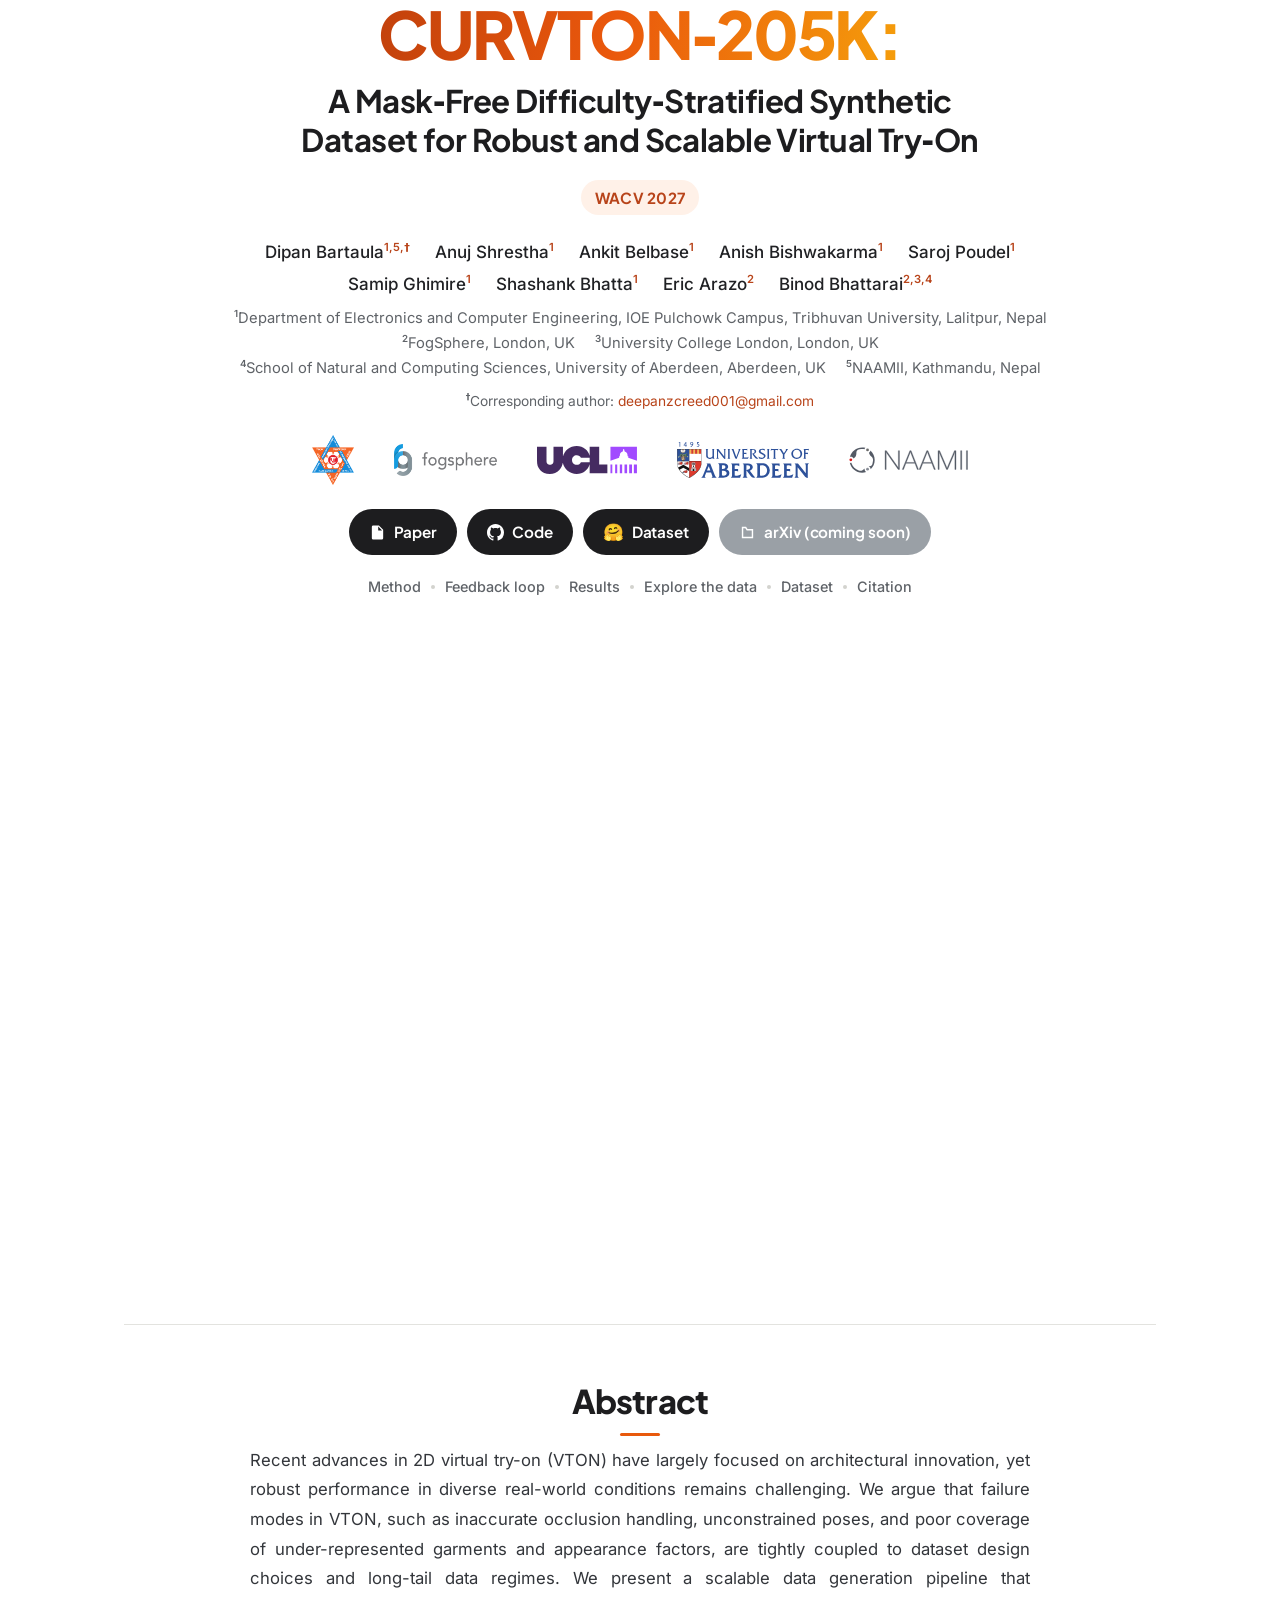
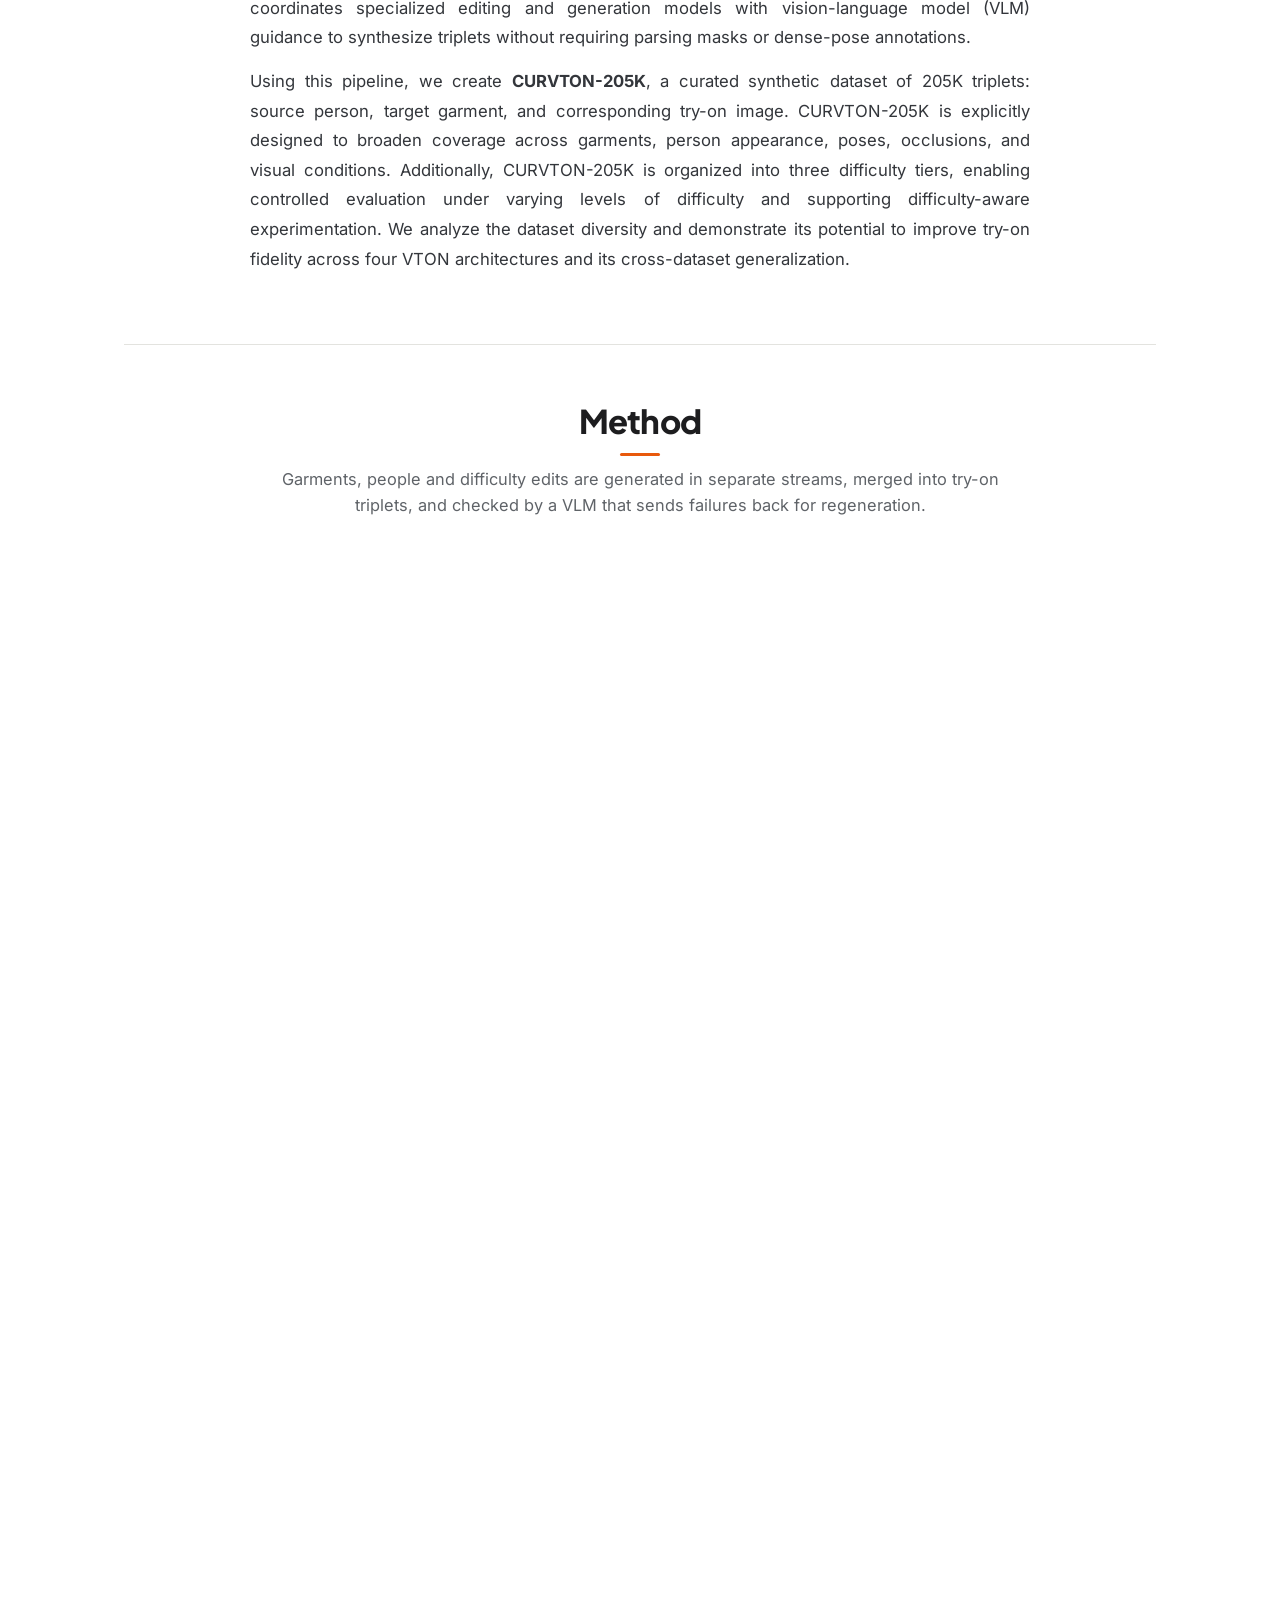
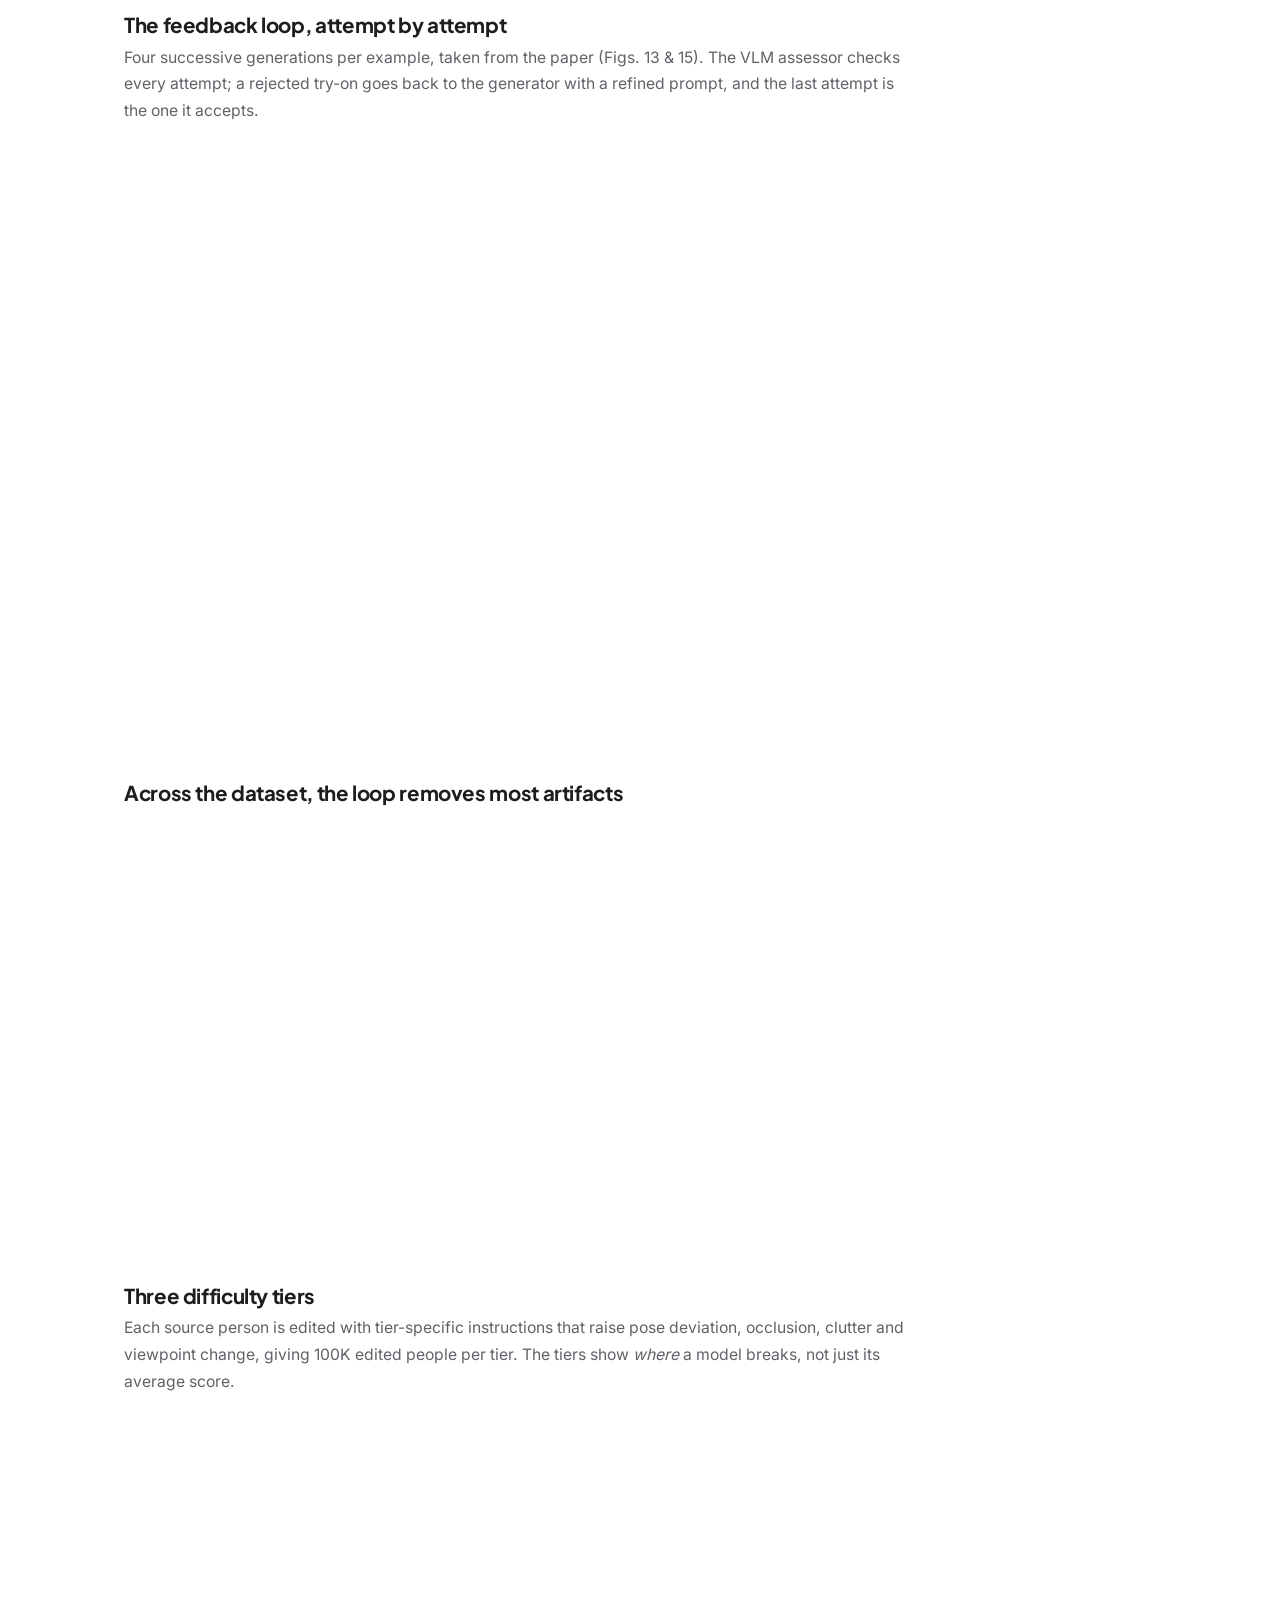
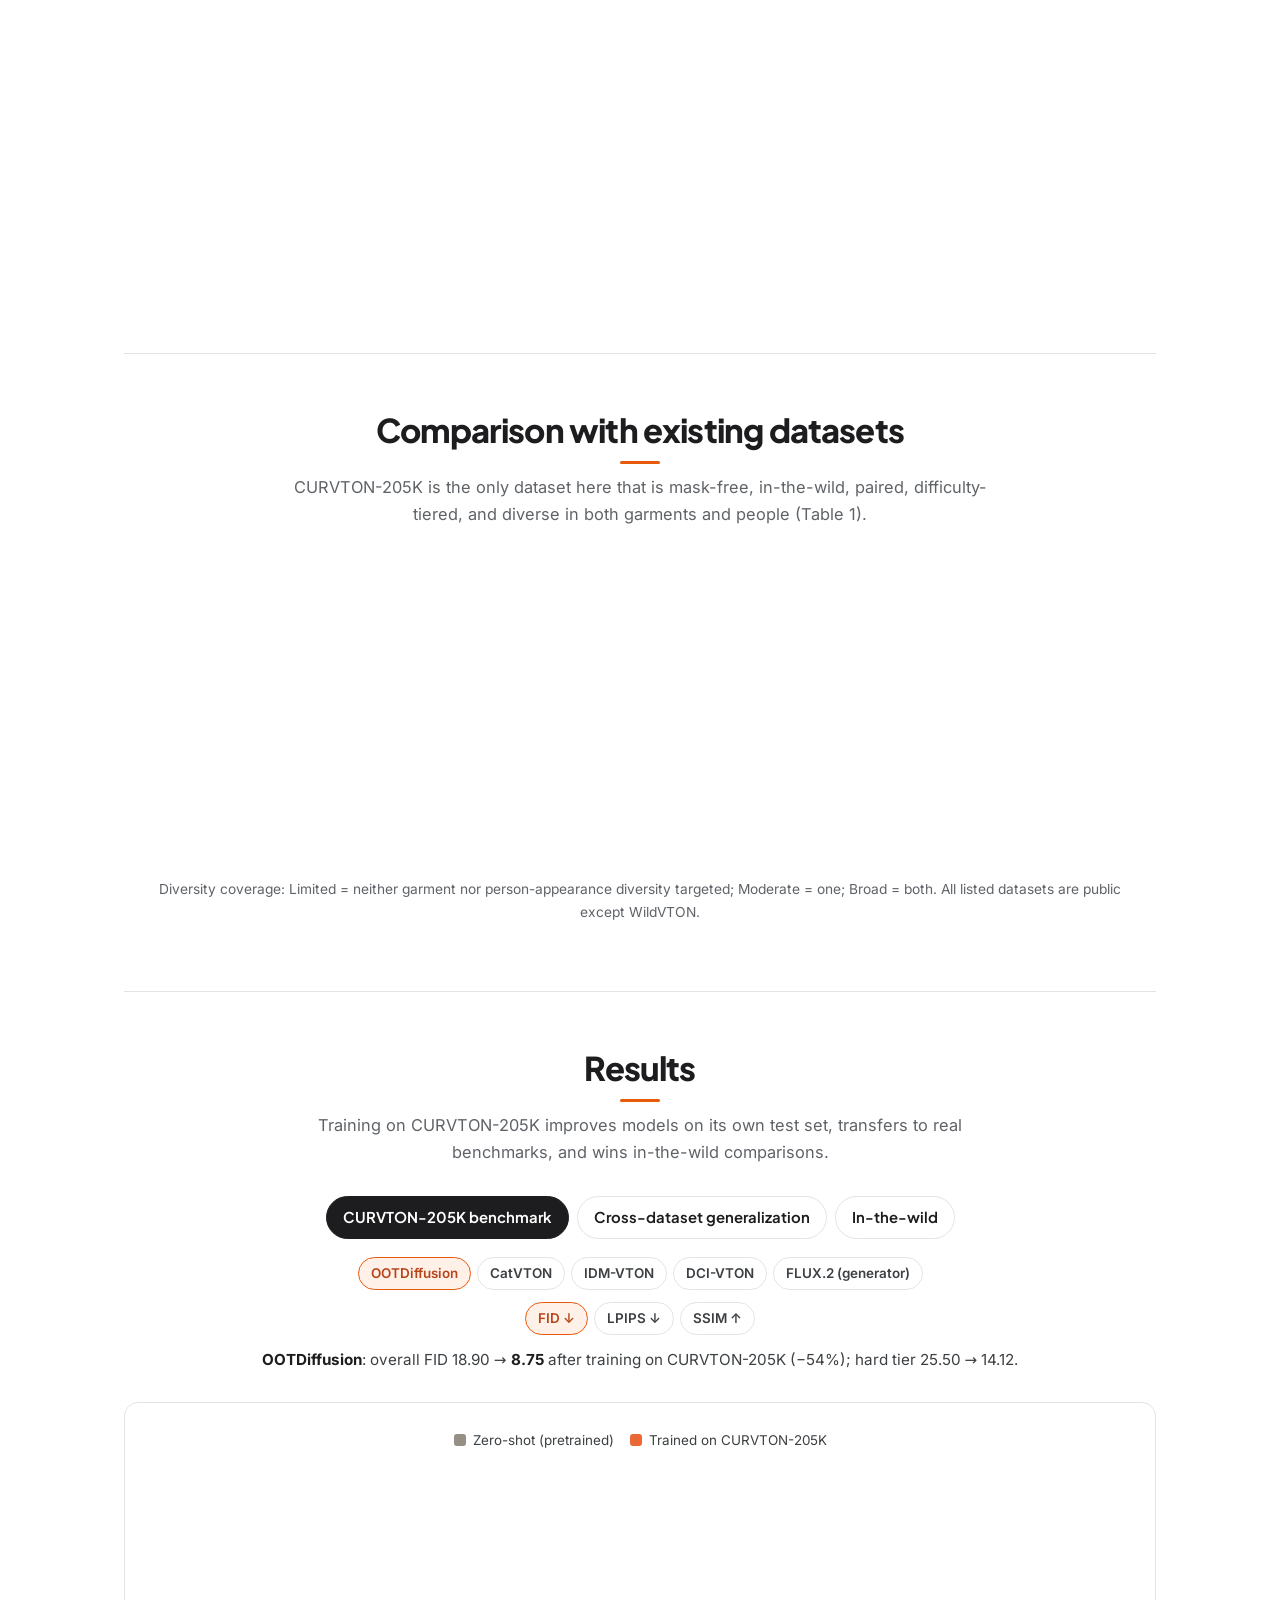
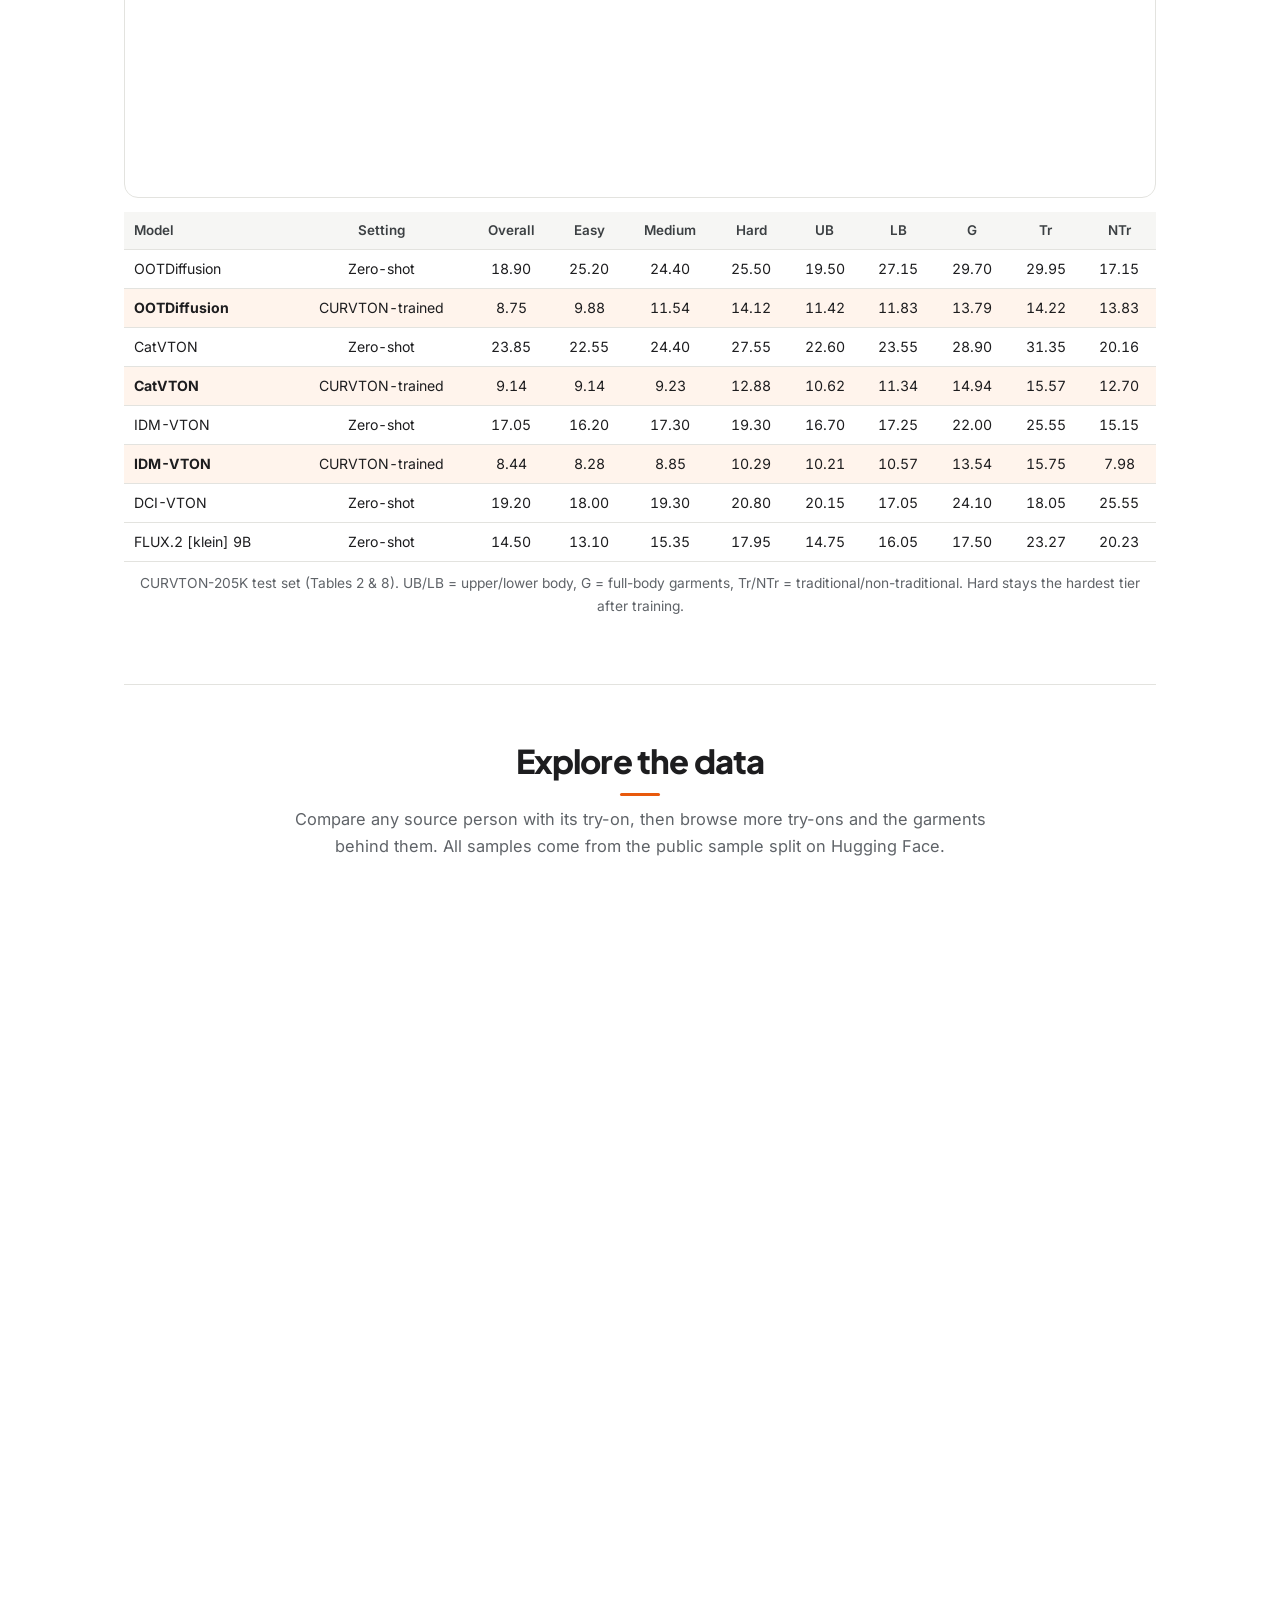
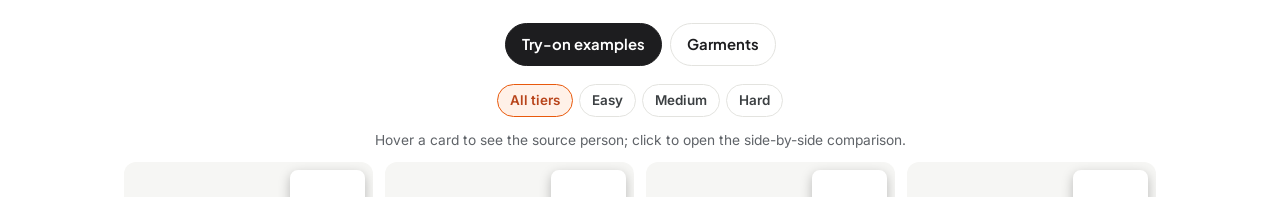
<file: site/index.html>
<!doctype html>
<html lang="en">
<head>
<meta charset="utf-8">
<title>CURVTON-205K</title>
<meta http-equiv="refresh" content="0; url=curvton/">
<link rel="canonical" href="https://curvton2.github.io/curvton/">
</head>
<body><a href="curvton/">CURVTON-205K project page</a></body>
</html>
</file>
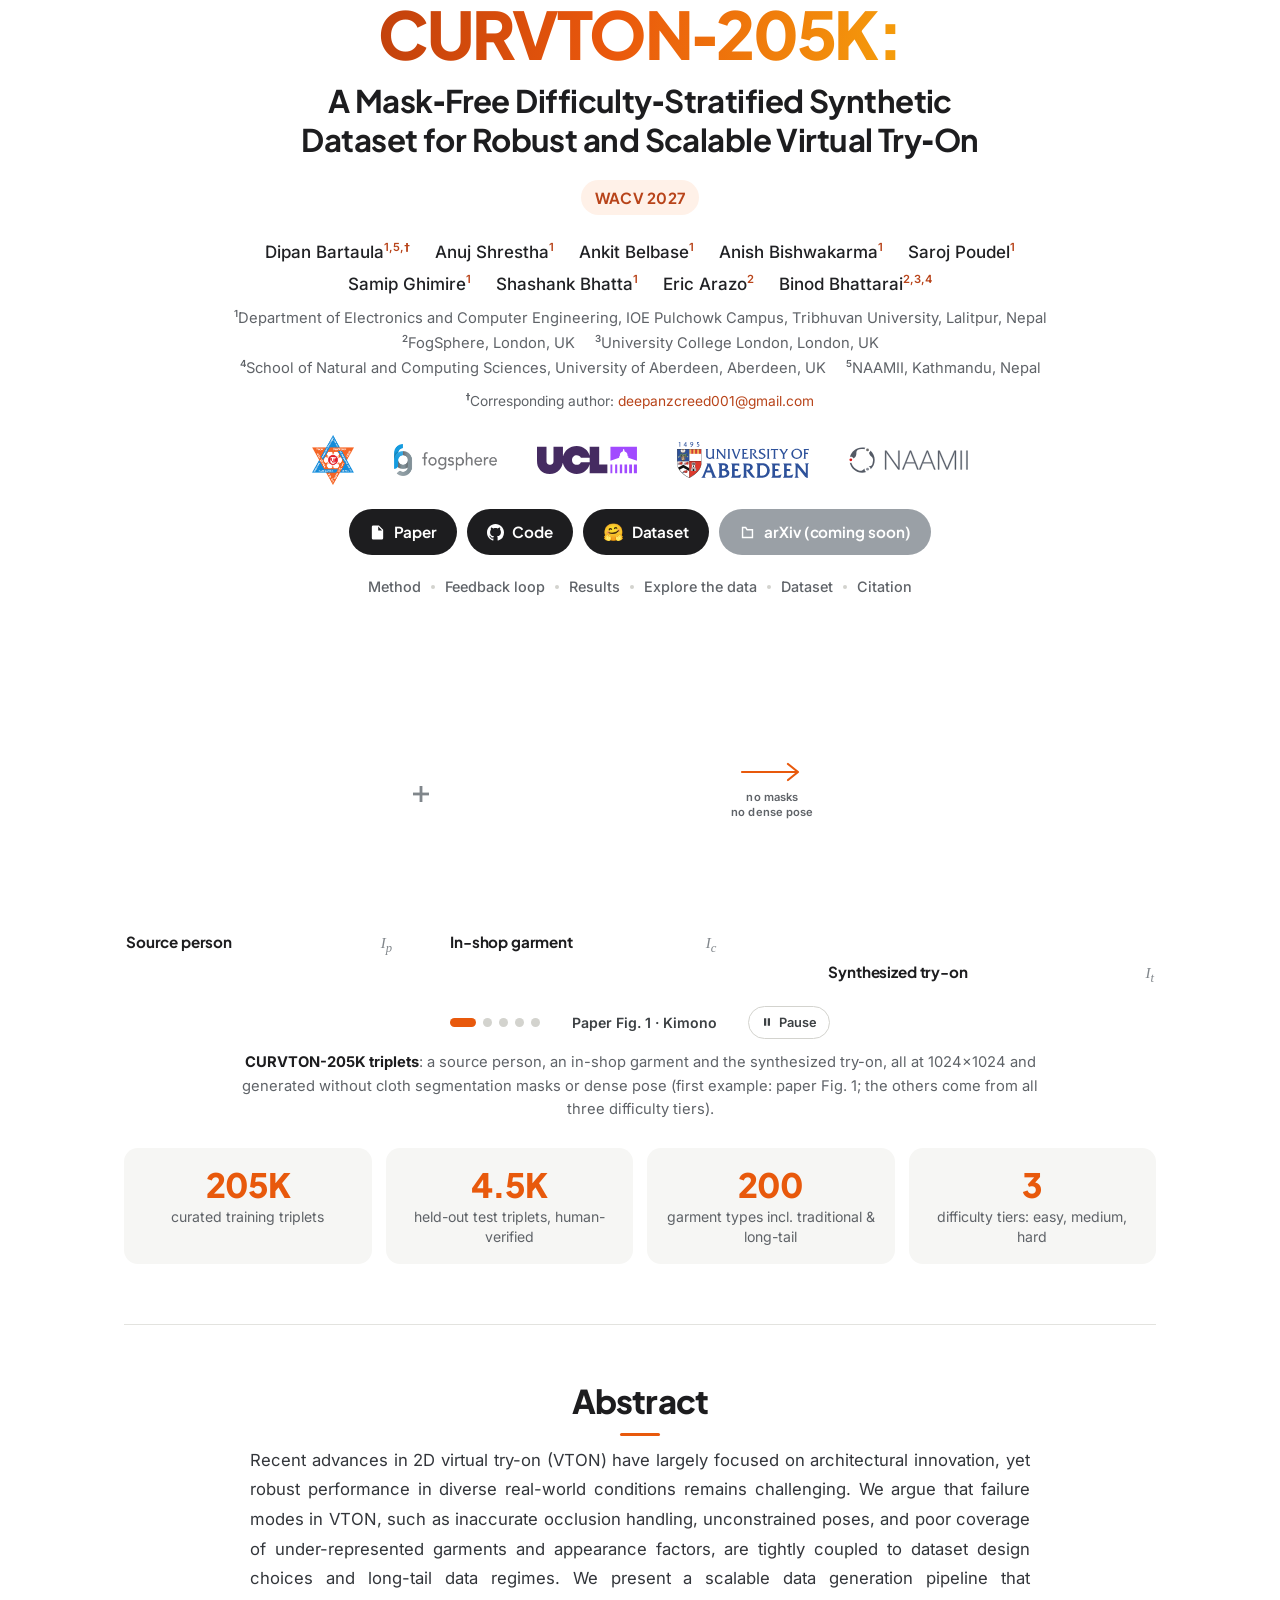
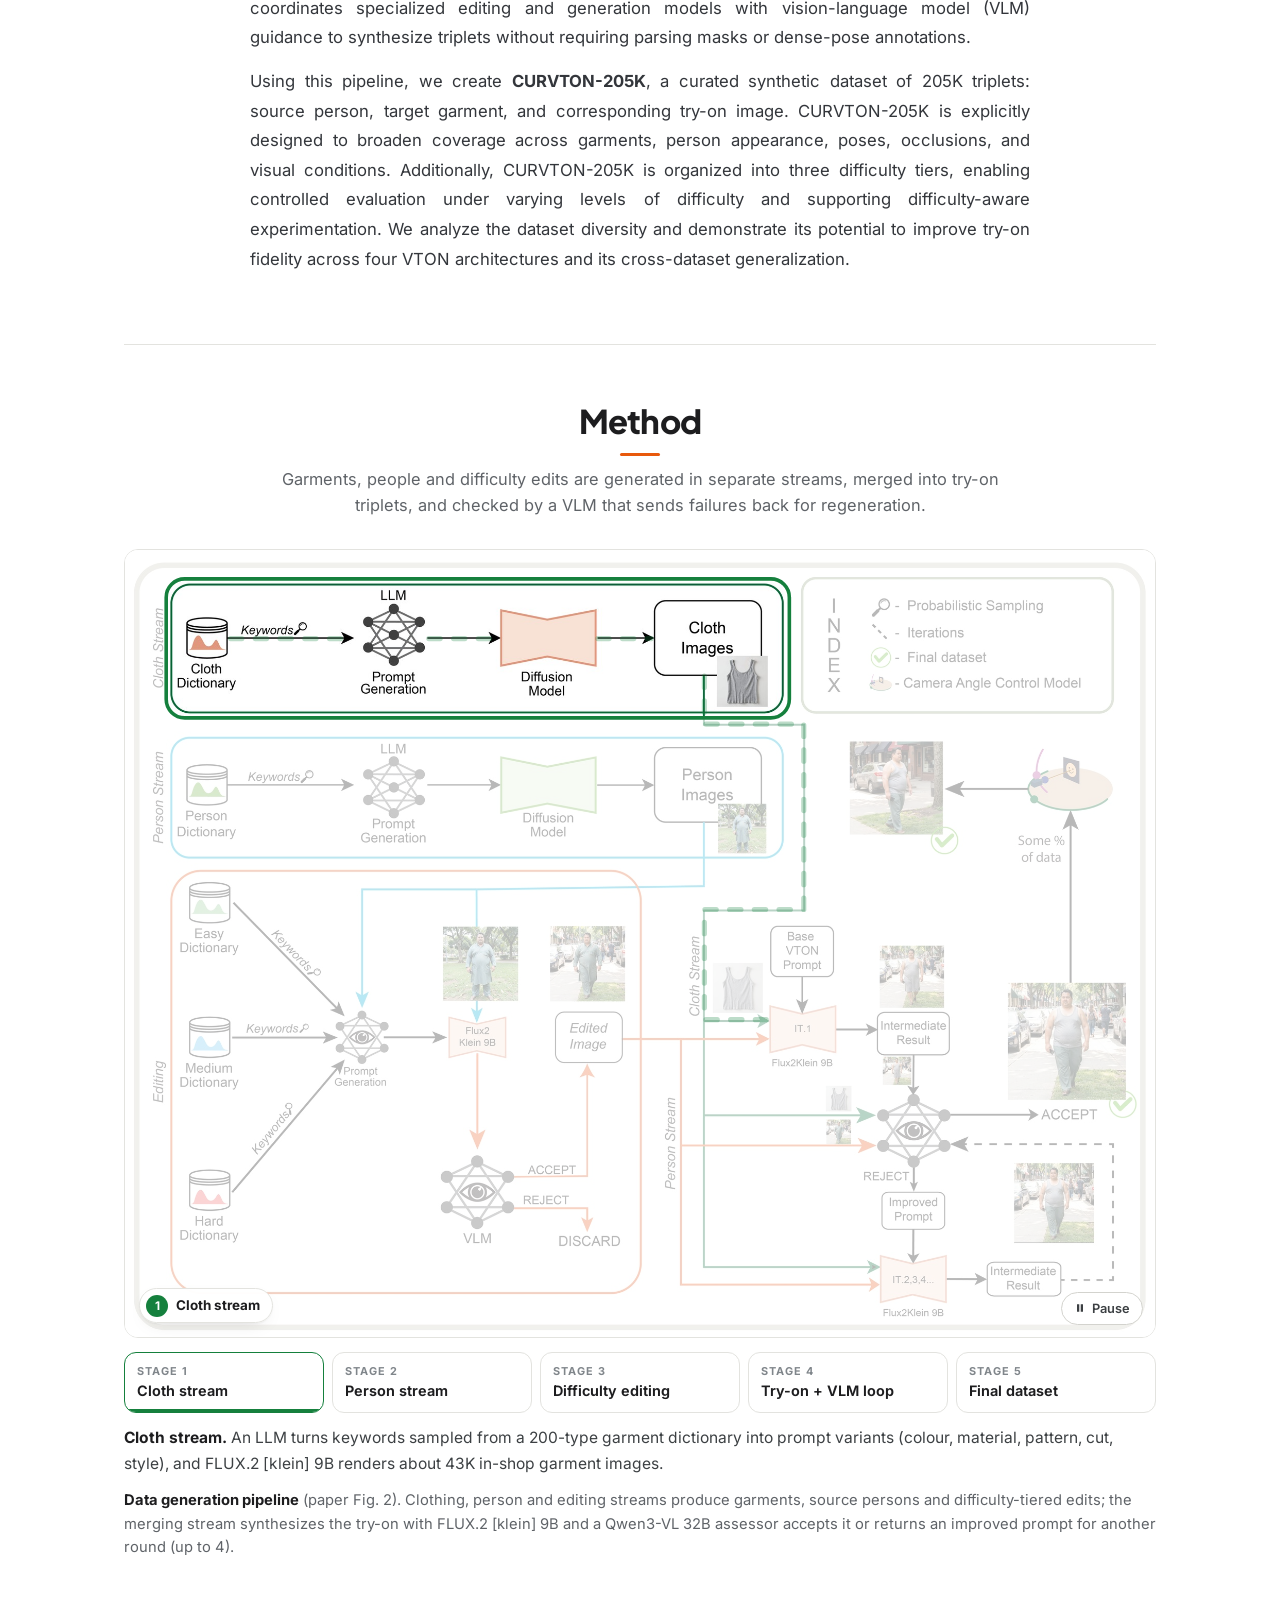
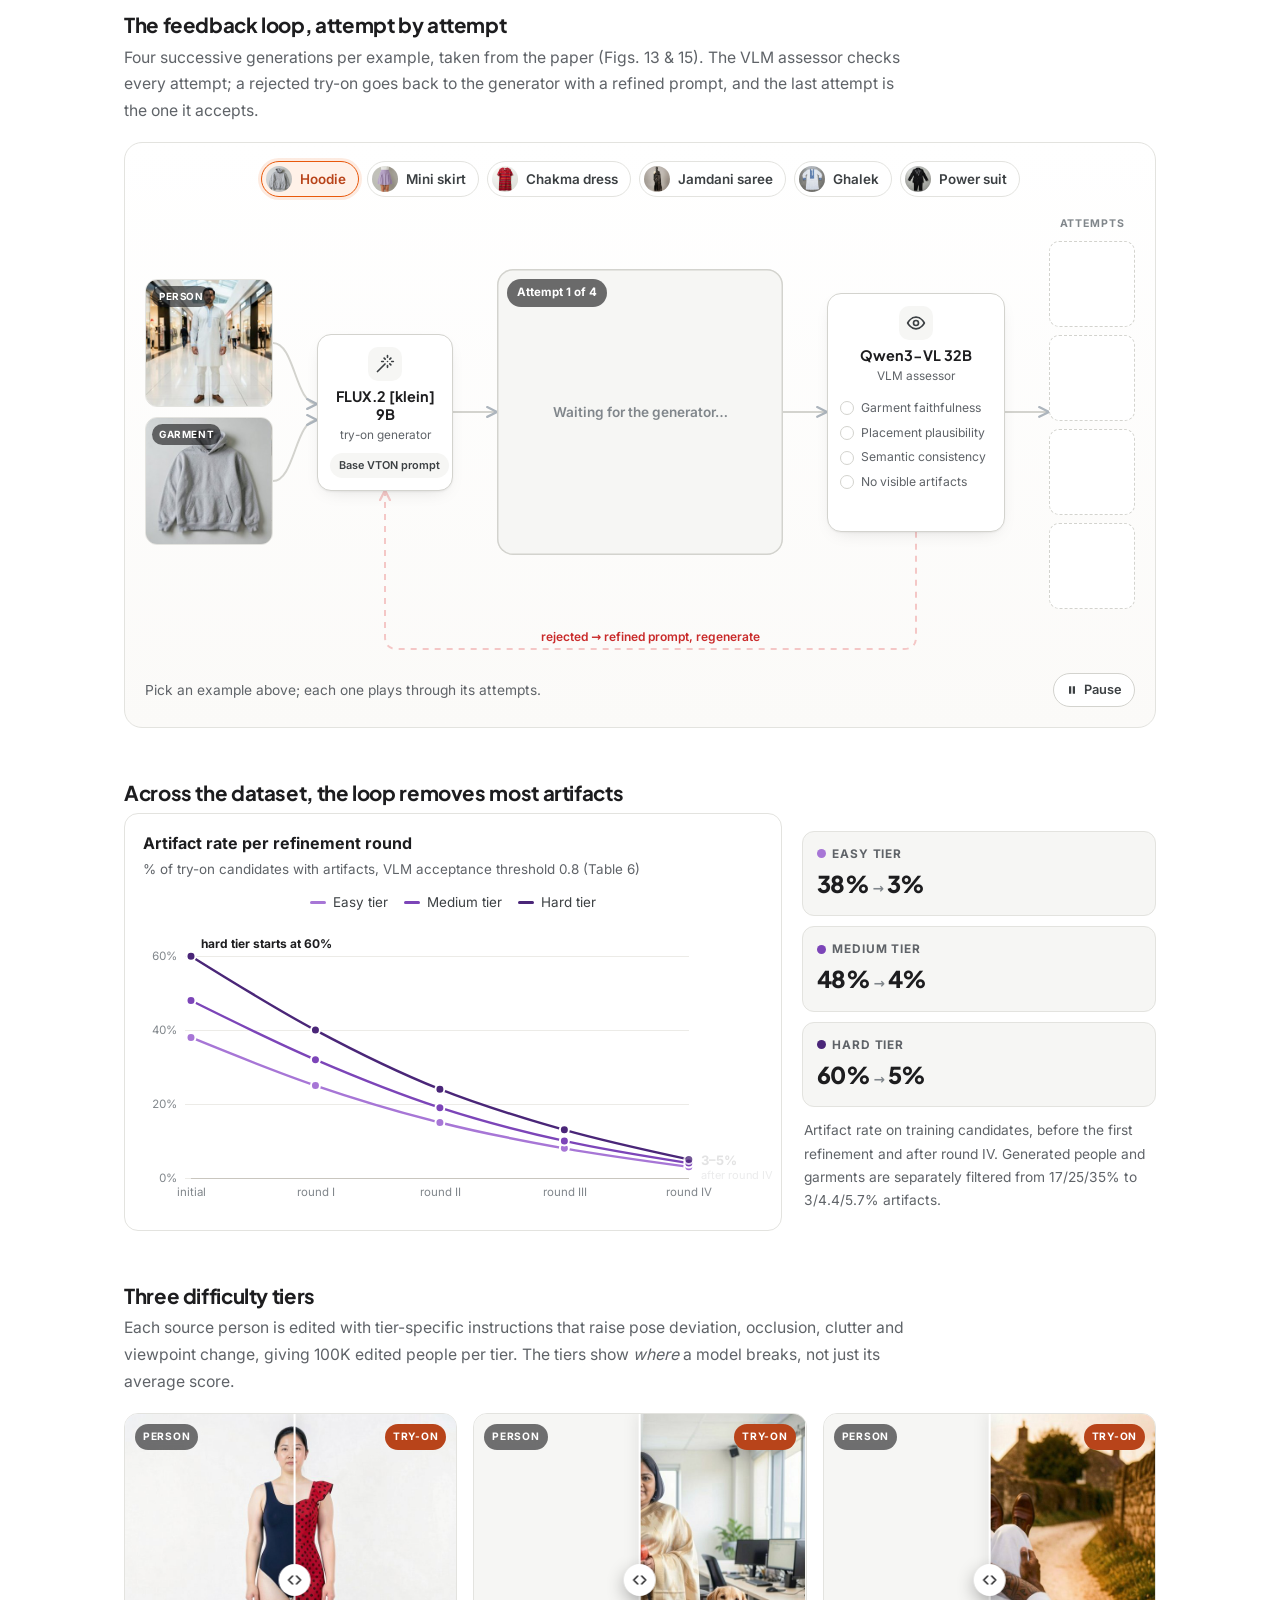
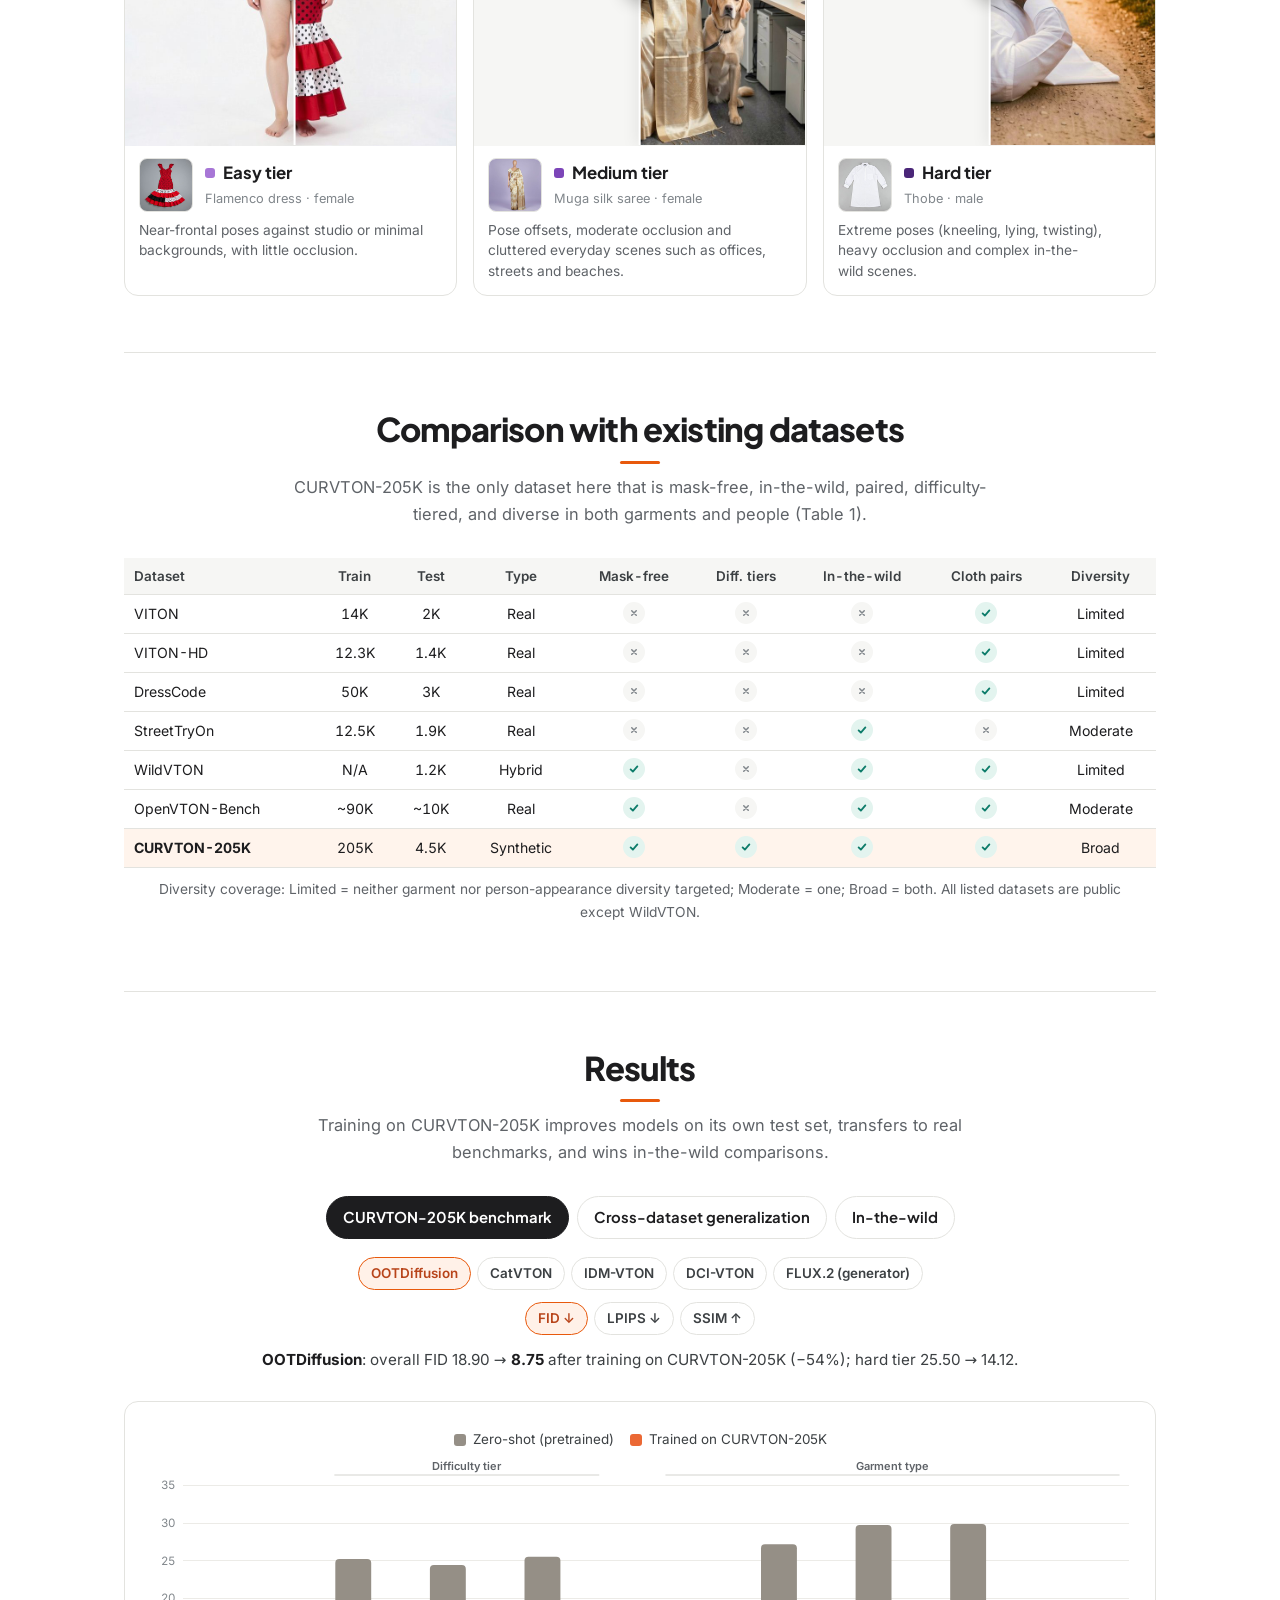
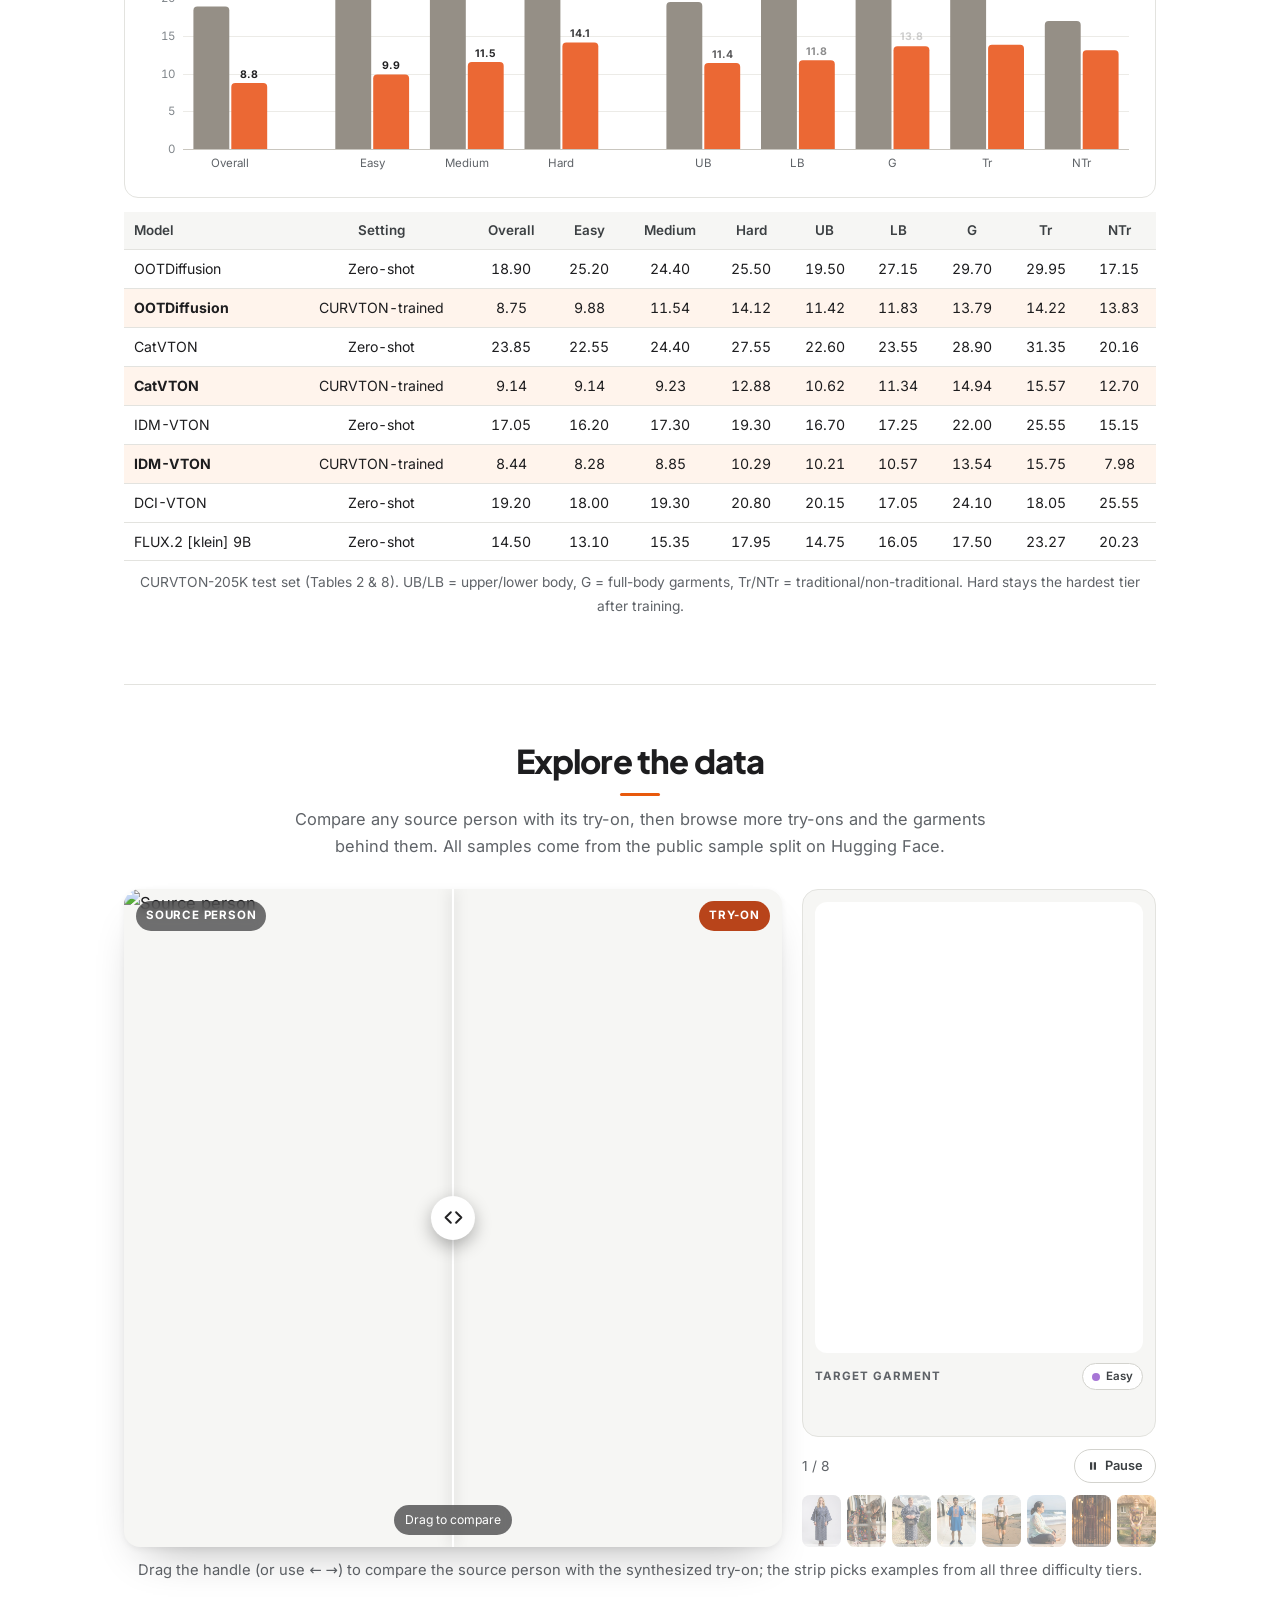
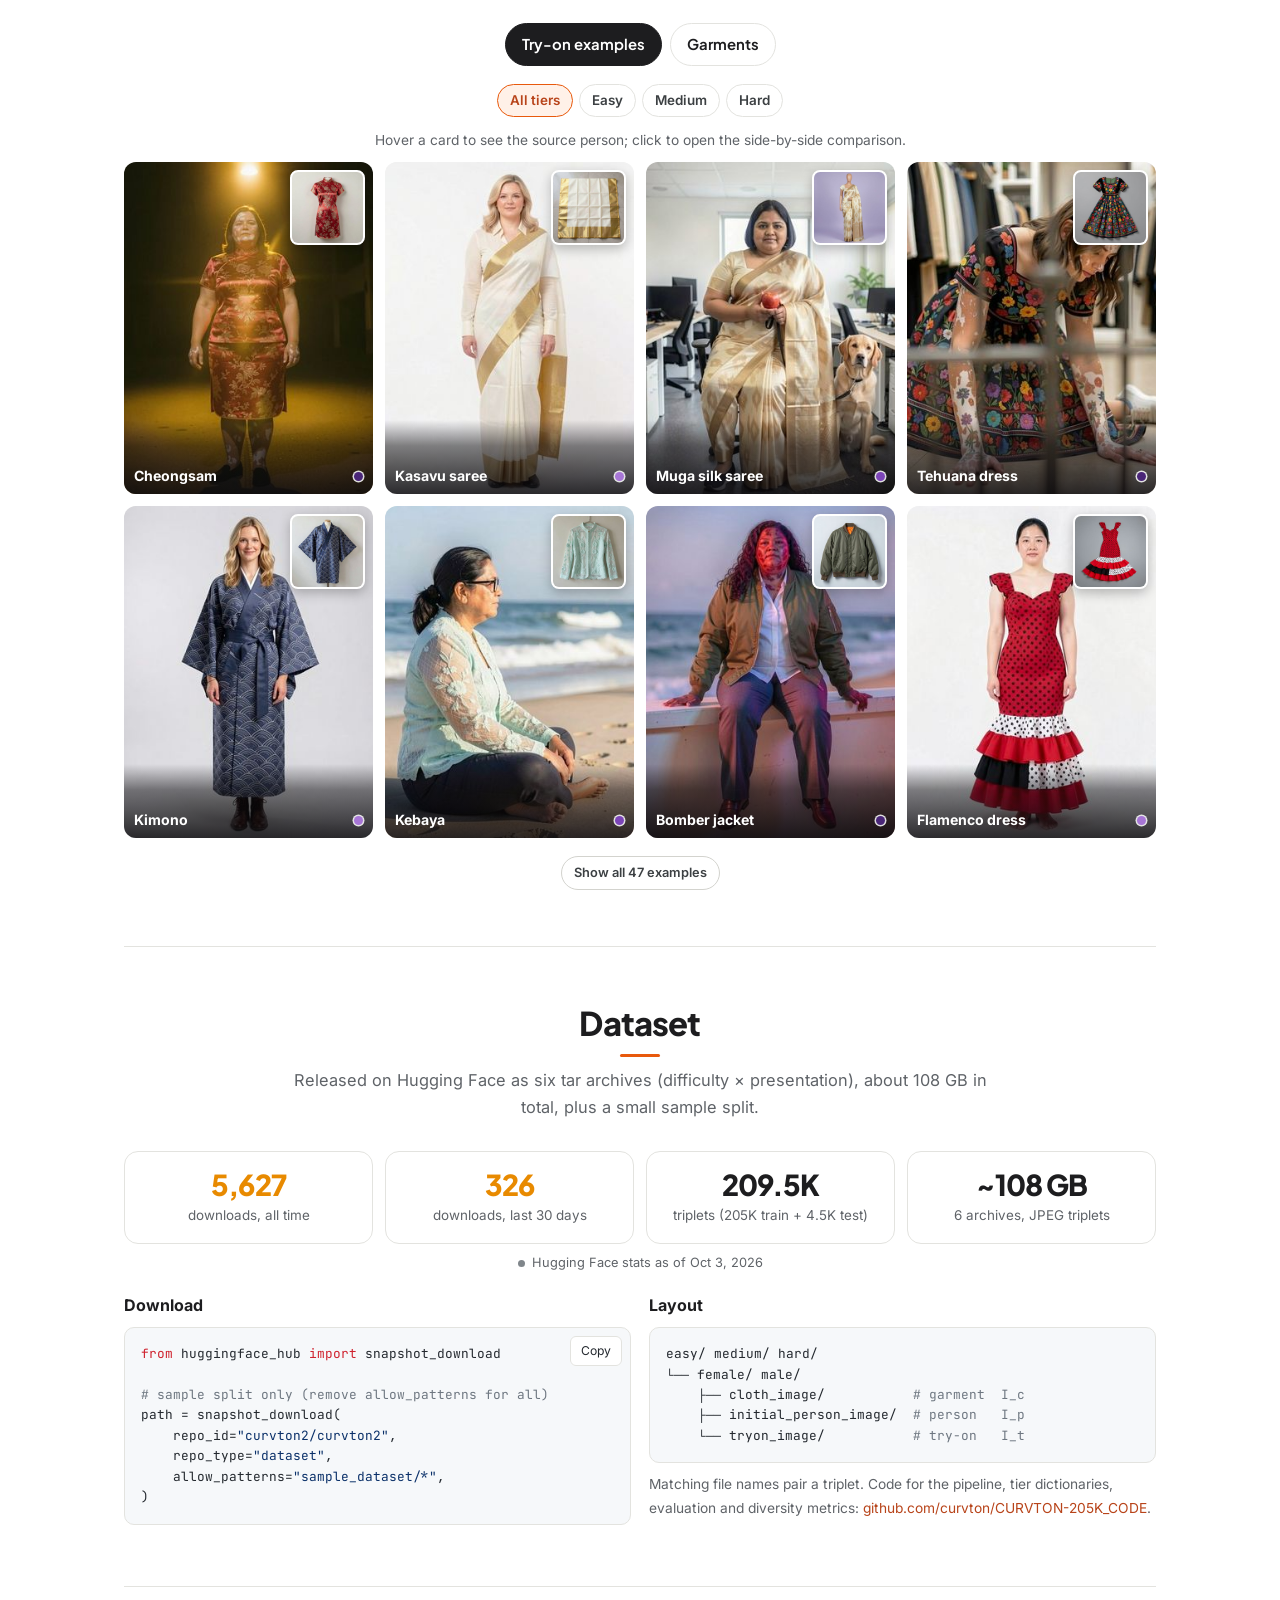
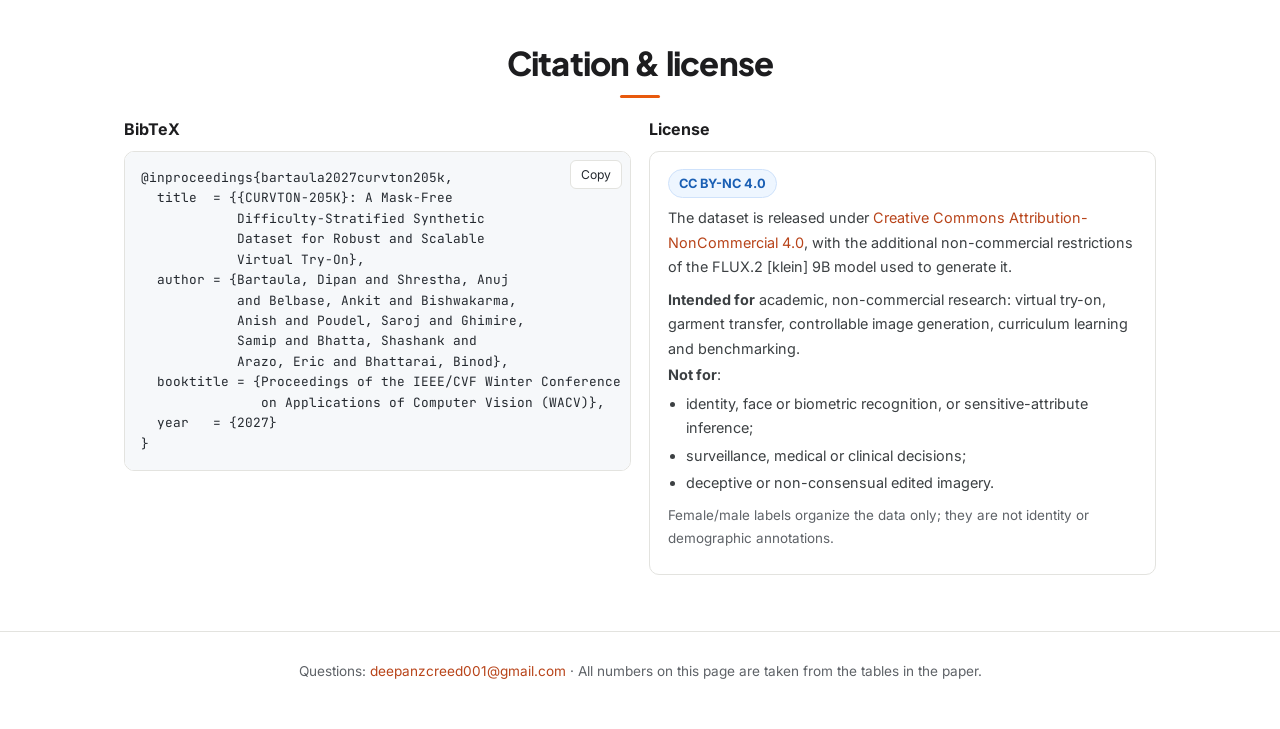
<file: site/curvton/index.html>
<!DOCTYPE html>
<html lang="en">
<head>
<meta charset="utf-8">
<meta name="viewport" content="width=device-width, initial-scale=1">
<meta name="color-scheme" content="light only">
<title>CURVTON-205K: A Mask-Free Difficulty-Stratified Synthetic Dataset for Robust and Scalable Virtual Try-On</title>
<meta name="description" content="CURVTON-205K (WACV 2027): 205K curated, mask-free virtual try-on triplets in three difficulty tiers, built with a VLM-guided generation and curation pipeline.">
<meta property="og:title" content="CURVTON-205K: A Mask-Free Difficulty-Stratified Synthetic Dataset for Robust and Scalable Virtual Try-On">
<meta property="og:description" content="WACV 2027 · 205K curated mask-free try-on triplets · 200 garment types · easy / medium / hard tiers · evaluated across four VTON architectures.">
<meta property="og:type" content="website">
<meta property="og:url" content="https://curvton2.github.io/curvton/">
<meta property="og:image" content="https://curvton2.github.io/curvton/static/img/og.jpg">
<meta property="og:image:width" content="1200">
<meta property="og:image:height" content="630">
<meta name="twitter:card" content="summary_large_image">
<meta name="twitter:image" content="https://curvton2.github.io/curvton/static/img/og.jpg">
<link rel="canonical" href="https://curvton2.github.io/curvton/">
<meta name="theme-color" content="#ffffff">
<link rel="icon" href="data:image/svg+xml,%3Csvg xmlns='http://www.w3.org/2000/svg' viewBox='0 0 64 64'%3E%3Crect width='64' height='64' rx='16' fill='%231d1d1f'/%3E%3Cpath d='M22 14l-10 8 5 8 5-3v23h20V27l5 3 5-8-10-8c-2 4-6 6-10 6s-8-2-10-6z' fill='%23e8590c'/%3E%3C/svg%3E">
<link rel="preload" href="static/fonts/inter-var.woff2" as="font" type="font/woff2" crossorigin>
<link rel="preload" href="static/fonts/jakarta-var.woff2" as="font" type="font/woff2" crossorigin>
<link rel="stylesheet" href="static/css/style.css">
</head>
<body>

<header class="wrap">
  <h1><span class="name">CURVTON&#8209;205K:</span> <span class="desc">A Mask&#8209;Free Difficulty&#8209;Stratified Synthetic Dataset for Robust and Scalable Virtual Try&#8209;On</span></h1>
  <div class="venue">WACV 2027</div>
  <div class="authors">
    <span>Dipan Bartaula<sup>1,5,&dagger;</sup></span>
    <span>Anuj Shrestha<sup>1</sup></span>
    <span>Ankit Belbase<sup>1</sup></span>
    <span>Anish Bishwakarma<sup>1</sup></span>
    <span>Saroj Poudel<sup>1</sup></span>
    <span>Samip Ghimire<sup>1</sup></span>
    <span>Shashank Bhatta<sup>1</sup></span>
    <span>Eric Arazo<sup>2</sup></span>
    <span>Binod Bhattarai<sup>2,3,4</sup></span>
  </div>
  <div class="affils">
    <span><sup>1</sup>Department of Electronics and Computer Engineering, IOE Pulchowk Campus, Tribhuvan University, Lalitpur, Nepal</span>
    <span><sup>2</sup>FogSphere, London, UK</span>
    <span><sup>3</sup>University College London, London, UK</span>
    <span><sup>4</sup>School of Natural and Computing Sciences, University of Aberdeen, Aberdeen, UK</span>
    <span><sup>5</sup>NAAMII, Kathmandu, Nepal</span>
  </div>
  <div class="notes"><sup>&dagger;</sup>Corresponding author: <a href="mailto:deepanzcreed001@gmail.com">deepanzcreed001@gmail.com</a></div>
  <div class="logos" aria-label="Affiliated institutions">
    <a class="lg lg-tu" href="https://tu.edu.np/" target="_blank" rel="noopener" title="Tribhuvan University"><img src="static/img/logos/tu.png" width="163" height="192" alt="Tribhuvan University"></a>
    <a class="lg lg-fog" href="https://fogsphere.com/" target="_blank" rel="noopener" title="FogSphere"><img src="static/img/logos/fogsphere.png" width="384" height="120" alt="FogSphere"></a>
    <a class="lg lg-ucl" href="https://www.ucl.ac.uk/" target="_blank" rel="noopener" title="University College London"><img src="static/img/logos/ucl.svg" width="1394" height="391" alt="University College London"></a>
    <span class="lg-br" aria-hidden="true"></span>
    <a class="lg lg-abdn" href="https://www.abdn.ac.uk/" target="_blank" rel="noopener" title="University of Aberdeen"><img src="static/img/logos/aberdeen.svg" width="389" height="106" alt="University of Aberdeen"></a>
    <a class="lg lg-naamii" href="https://naamii.org/" target="_blank" rel="noopener" title="NAAMII"><img src="static/img/logos/naamii.svg" width="1066" height="232" alt="NAAMII"></a>
  </div>
  <div class="buttons">
    <a class="btn" href="static/pdf/CURVTON-205K.pdf" target="_blank" rel="noopener"><svg viewBox="0 0 24 24"><path d="M6 2h8l6 6v12a2 2 0 0 1-2 2H6a2 2 0 0 1-2-2V4a2 2 0 0 1 2-2zm7 1.5V9h5.5L13 3.5zM8 13h8v1.6H8V13zm0 3.4h8V18H8v-1.6z"/></svg>Paper</a>
    <a class="btn" href="https://github.com/curvton2/CURVTON_205K" target="_blank" rel="noopener"><svg viewBox="0 0 16 16"><path d="M8 0C3.58 0 0 3.58 0 8c0 3.54 2.29 6.53 5.47 7.59.4.07.55-.17.55-.38 0-.19-.01-.82-.01-1.49-2.01.37-2.53-.49-2.69-.94-.09-.23-.48-.94-.82-1.13-.28-.15-.68-.52-.01-.53.63-.01 1.08.58 1.23.82.72 1.21 1.87.87 2.33.66.07-.52.28-.87.51-1.07-1.78-.2-3.64-.89-3.64-3.95 0-.87.31-1.59.82-2.15-.08-.2-.36-1.02.08-2.12 0 0 .67-.21 2.2.82.64-.18 1.32-.27 2-.27.68 0 1.36.09 2 .27 1.53-1.04 2.2-.82 2.2-.82.44 1.1.16 1.92.08 2.12.51.56.82 1.27.82 2.15 0 3.07-1.87 3.75-3.65 3.95.29.25.54.73.54 1.48 0 1.07-.01 1.93-.01 2.2 0 .21.15.46.55.38A8.013 8.013 0 0016 8c0-4.42-3.58-8-8-8z"/></svg>Code</a>
    <a class="btn" href="https://huggingface.co/datasets/curvton2/curvton2" target="_blank" rel="noopener"><span class="emoji" aria-hidden="true">🤗</span>Dataset</a>
    <a class="btn disabled" href="#" aria-disabled="true" tabindex="-1"><svg viewBox="0 0 24 24"><path d="M4 4h6l2 3h8v13H4V4zm2 2v12h12V9h-7.1l-2-3H6z"/></svg>arXiv (coming soon)</a>
  </div>
  <nav class="toc" aria-label="Page sections"><a href="#method">Method</a><a href="#loop-sec">Feedback loop</a><a href="#results">Results</a><a href="#explore">Explore the data</a><a href="#dataset">Dataset</a><a href="#cite">Citation</a></nav>
</header>

<main class="wrap">

<section class="first" id="teaser" aria-label="Teaser">
  <figure class="tz-fig reveal">
    <div class="tz" id="tz">
      <div class="tz-card"><div class="tz-img"><img id="tzP" src="static/img/teaser/fig1_person.jpg" width="683" height="683" alt="Source person"></div><div class="tz-lbl"><b>Source person</b><i>I<sub>p</sub></i></div></div>
      <div class="tz-op" aria-hidden="true">+</div>
      <div class="tz-card"><div class="tz-img"><img id="tzG" src="static/img/teaser/fig1_garment.jpg" width="682" height="682" alt="In-shop garment"></div><div class="tz-lbl"><b>In-shop garment</b><i>I<sub>c</sub></i></div></div>
      <div class="tz-op tz-arrow" aria-hidden="true"><svg viewBox="0 0 64 24" fill="none" stroke="currentColor" stroke-width="2.2" stroke-linecap="round" stroke-linejoin="round"><path d="M2 12h56M48 4l10 8-10 8"/></svg><span>no masks<br>no dense pose</span></div>
      <div class="tz-card tz-out"><div class="tz-img" id="tzOut"><img id="tzBase" src="static/img/teaser/fig1_person.jpg" width="683" height="683" alt=""><div class="tz-rev" id="tzRev"><div class="tz-inner" id="tzInner"><img id="tzT" src="static/img/teaser/fig1_tryon.jpg" width="683" height="683" alt="Synthesized try-on"></div></div><div class="tz-beam" id="tzBeam"></div><span class="tz-ok" id="tzOk"><svg viewBox="0 0 16 16" fill="none" stroke="currentColor" stroke-width="2.4" stroke-linecap="round" stroke-linejoin="round"><path d="M3.5 8.5l3 3 6-7"/></svg>VLM-accepted</span></div><div class="tz-lbl"><b>Synthesized try-on</b><i>I<sub>t</sub></i></div></div>
      <img class="tz-ghost" id="tzGhost" alt="" aria-hidden="true">
    </div>
    <div class="tz-ctrl"><div class="tz-dots" id="tzDots" aria-label="Choose a teaser example"></div><span class="tz-name" id="tzName">Paper Fig. 1</span><button class="pill" id="tzPlay" type="button"><svg viewBox="0 0 16 16"><path d="M4 3h3v10H4zM9 3h3v10H9z"/></svg><span>Pause</span></button></div>
    <p class="hint motion-note" hidden>Animations are paused because your device asks for reduced motion. Press Play on any figure to watch it.</p>
    <figcaption><b>CURVTON-205K triplets</b>: a source person, an in-shop garment and the synthesized try-on, all at 1024&times;1024 and generated without cloth segmentation masks or dense pose (first example: paper Fig. 1; the others come from all three difficulty tiers).</figcaption>
  </figure>
  <div class="highlights reveal" id="highlights">
    <div class="hl"><div class="num" data-to="205" data-suffix="K">205K</div><div class="lbl">curated training triplets</div></div>
    <div class="hl"><div class="num" data-to="4.5" data-dec="1" data-suffix="K">4.5K</div><div class="lbl">held-out test triplets, human-verified</div></div>
    <div class="hl"><div class="num" data-to="200">200</div><div class="lbl">garment types incl. traditional &amp; long-tail</div></div>
    <div class="hl"><div class="num" data-to="3">3</div><div class="lbl">difficulty tiers: easy, medium, hard</div></div>
  </div>
</section>

<section>
  <h2>Abstract</h2>
  <div class="abstract">
    <p>Recent advances in 2D virtual try-on (VTON) have largely focused on architectural innovation, yet robust performance in diverse real-world conditions remains challenging. We argue that failure modes in VTON, such as inaccurate occlusion handling, unconstrained poses, and poor coverage of under-represented garments and appearance factors, are tightly coupled to dataset design choices and long-tail data regimes. We present a scalable data generation pipeline that coordinates specialized editing and generation models with vision-language model (VLM) guidance to synthesize triplets without requiring parsing masks or dense-pose annotations.</p>
    <p>Using this pipeline, we create <b>CURVTON-205K</b>, a curated synthetic dataset of 205K triplets: source person, target garment, and corresponding try-on image. CURVTON-205K is explicitly designed to broaden coverage across garments, person appearance, poses, occlusions, and visual conditions. Additionally, CURVTON-205K is organized into three difficulty tiers, enabling controlled evaluation under varying levels of difficulty and supporting difficulty-aware experimentation. We analyze the dataset diversity and demonstrate its potential to improve try-on fidelity across four VTON architectures and its cross-dataset generalization.</p>
  </div>
</section>

<section id="method">
  <h2>Method</h2>
  <p class="sub-h">Garments, people and difficulty edits are generated in separate streams, merged into try-on triplets, and checked by a VLM that sends failures back for regeneration.</p>
  <figure class="arch-wrap reveal" id="archWrap">
    <div class="arch" id="arch">
      <img src="static/img/paper/pipeline_fig2.jpg" width="2000" height="1528" alt="CURVTON-205K data generation pipeline (paper Fig. 2)">
      <svg id="archSvg" viewBox="0 0 2000 1528" preserveAspectRatio="none" aria-hidden="true"></svg>
      <div class="arch-tag" id="archTag"><span class="n">1</span><span>Cloth stream</span></div>
      <button class="pill arch-btn" id="archPlay" type="button"><svg viewBox="0 0 16 16"><path d="M4 3h3v10H4zM9 3h3v10H9z"/></svg><span>Pause</span></button>
    </div>
    <div class="steps" id="archSteps" role="tablist" aria-label="Pipeline stages"></div>
    <div class="step-text" id="archText" aria-live="off"></div>
    <p class="hint tap-only" style="display:none;margin-top:8px">Tap the figure to view it full size.</p>
    <figcaption><b>Data generation pipeline</b> (paper Fig. 2). Clothing, person and editing streams produce garments, source persons and difficulty-tiered edits; the merging stream synthesizes the try-on with FLUX.2 [klein] 9B and a Qwen3-VL 32B assessor accepts it or returns an improved prompt for another round (up to 4).</figcaption>
  </figure>

  <h3 id="loop-sec">The feedback loop, attempt by attempt</h3>
  <p class="h3-sub">Four successive generations per example, taken from the paper (Figs. 13 &amp; 15). The VLM assessor checks every attempt; a rejected try-on goes back to the generator with a refined prompt, and the last attempt is the one it accepts.</p>
  <div class="loop reveal" id="loop">
    <div class="lp-pick" id="lpPick" aria-label="Choose an example"></div>
    <div class="lp-stage" id="lpStage">
      <svg class="lp-wires" id="lpWires" aria-hidden="true"></svg>
      <div class="lp-col inputs"><div class="lp-img"><img id="lpPerson" alt="Source person"><span>Person</span></div><div class="lp-img"><img id="lpGarment" alt="Target garment"><span>Garment</span></div></div>
      <div class="lp-node" id="lpGen"><div class="ic"><svg viewBox="0 0 24 24" fill="none" stroke="currentColor" stroke-width="2" stroke-linecap="round" stroke-linejoin="round"><path d="M15 4V2M15 16v-2M8 9h2M20 9h2M17.8 11.8L19 13M15 9h.01M17.8 6.2L19 5M3 21l9-9M12.2 6.2L11 5"/></svg></div><b>FLUX.2 [klein] 9B</b><small>try-on generator</small><span class="lp-prompt" id="lpPrompt">Base VTON prompt</span></div>
      <div class="lp-out" id="lpOut"><img id="lpImgA" alt="Generated try-on attempt"><img id="lpImgB" class="hide" alt=""><span class="att" id="lpAtt">Attempt 1</span><span class="ph">Waiting for the generator&hellip;</span><div class="scan" id="lpScan"></div><span class="stamp" id="lpStamp"></span></div>
      <div class="lp-node" id="lpVlm"><div class="ic"><svg viewBox="0 0 24 24" fill="none" stroke="currentColor" stroke-width="2" stroke-linecap="round" stroke-linejoin="round"><path d="M2 12s3.6-7 10-7 10 7 10 7-3.6 7-10 7S2 12 2 12z"/><circle cx="12" cy="12" r="3"/></svg></div><b>Qwen3-VL 32B</b><small>VLM assessor</small>
        <ul class="lp-checks" id="lpChecks"><li><i></i>Garment faithfulness</li><li><i></i>Placement plausibility</li><li><i></i>Semantic consistency</li><li><i></i>No visible artifacts</li></ul>
        <div class="lp-verdict" id="lpVerdict" aria-live="off"></div></div>
      <div class="lp-hist" id="lpHist"><div class="hd">Attempts</div></div>
    </div>
    <div class="lp-foot"><p class="hint" id="lpNote">Pick an example above; each one plays through its attempts.</p><button class="pill" id="lpPlay" type="button"><svg viewBox="0 0 16 16"><path d="M4 3h3v10H4zM9 3h3v10H9z"/></svg><span>Pause</span></button></div>
  </div>

  <h3>Across the dataset, the loop removes most artifacts</h3>
  <div class="two reveal">
    <div class="chart-box" id="refineBox">
      <h4>Artifact rate per refinement round</h4>
      <div class="sub">% of try-on candidates with artifacts, VLM acceptance threshold 0.8 (Table 6)</div>
      <div class="legend" id="refineLegend"></div>
      <div class="chart" id="refineChart"></div>
    </div>
    <div class="stats3" id="refineStats"></div>
  </div>

  <h3>Three difficulty tiers</h3>
  <p class="h3-sub">Each source person is edited with tier-specific instructions that raise pose deviation, occlusion, clutter and viewpoint change, giving 100K edited people per tier. The tiers show <i>where</i> a model breaks, not just its average score.</p>
  <div class="tiers reveal" id="tiers"></div>
</section>

<section>
  <h2>Comparison with existing datasets</h2>
  <p class="sub-h">CURVTON-205K is the only dataset here that is mask-free, in-the-wild, paired, difficulty-tiered, and diverse in both garments and people (Table 1).</p>
  <div class="tbl-wrap reveal"><table id="matrix"></table></div>
  <p class="hint" style="margin-top:10px">Diversity coverage: Limited = neither garment nor person-appearance diversity targeted; Moderate = one; Broad = both. All listed datasets are public except WildVTON.</p>
</section>

<section id="results">
  <h2>Results</h2>
  <p class="sub-h">Training on CURVTON-205K improves models on its own test set, transfers to real benchmarks, and wins in-the-wild comparisons.</p>
  <div class="tabs" role="tablist" id="resTabs">
    <button class="tab" role="tab" aria-selected="true" data-p="bench">CURVTON-205K benchmark</button>
    <button class="tab" role="tab" aria-selected="false" data-p="cross">Cross-dataset generalization</button>
    <button class="tab" role="tab" aria-selected="false" data-p="wild">In-the-wild</button>
  </div>

  <div class="panel active" id="p-bench">
    <div class="toggles" id="benchModel"></div>
    <div class="toggles" id="benchMetric"><button aria-pressed="true" data-v="FID">FID &darr;</button><button aria-pressed="false" data-v="LPIPS">LPIPS &darr;</button><button aria-pressed="false" data-v="SSIM">SSIM &uarr;</button></div>
    <p class="takeaway" id="benchTake"></p>
    <div class="chart-box">
      <div class="legend"><span><i style="background:var(--neutral)"></i>Zero-shot (pretrained)</span><span><i style="background:var(--curv)"></i>Trained on CURVTON-205K</span></div>
      <div class="chart" id="benchChart"></div>
    </div>
    <div class="tbl-wrap" id="benchTable"></div>
    <p class="hint" style="margin-top:10px">CURVTON-205K test set (Tables 2 &amp; 8). UB/LB = upper/lower body, G = full-body garments, Tr/NTr = traditional/non-traditional. Hard stays the hardest tier after training.</p>
  </div>

  <div class="panel" id="p-cross">
    <div class="toggles" id="crossBench"><button aria-pressed="false" data-v="VITON-HD">VITON-HD</button><button aria-pressed="false" data-v="DressCode">DressCode</button><button aria-pressed="true" data-v="StreetTryOn">StreetTryOn (in-the-wild)</button></div>
    <div class="toggles" id="crossMetric"></div>
    <p class="takeaway" id="crossTake"></p>
    <div class="chart-box">
      <div class="legend"><span><i class="dot" style="background:var(--real)"></i>Real baseline</span><span><i class="dot" style="background:var(--curv)"></i>CURVTON-205K only</span><span><i class="dot" style="background:var(--mix)"></i>Real + CURVTON</span></div>
      <div class="chart" id="crossChart"></div>
    </div>
    <div class="tbl-wrap" id="crossTable"></div>
    <p class="hint" style="margin-top:10px">Train on real data, CURVTON-205K, or both; test protocols fixed (Table 3).</p>
  </div>

  <div class="panel" id="p-wild">
    <p class="takeaway">OOTDiffusion trained on CURVTON-205K is preferred by human raters for both <b>try-on quality (35%)</b> and <b>realism (28%)</b>, and scores highest on CLIP-I and the VLM evaluator.</p>
    <div class="chart-box"><div class="chart" id="wildChart"></div></div>
    <div class="tbl-wrap" id="wildTable"></div>
    <p class="hint" style="margin-top:10px">OOTDiffusion trained on each data source; pretrained FLUX and IDM-VTON as references (Table 5). Human preference: blind pairwise votes from 20 annotators, normalized to 100% per criterion.</p>
  </div>
</section>

<section id="explore">
  <h2>Explore the data</h2>
  <p class="sub-h">Compare any source person with its try-on, then browse more try-ons and the garments behind them. All samples come from the public sample split on Hugging Face.</p>
  <div class="stage reveal" id="stage">
    <div class="cmp" id="heroCmp" role="slider" tabindex="0" aria-label="Compare source person and try-on" aria-valuemin="0" aria-valuemax="100" aria-valuenow="50">
      <img class="cmp-a" alt="Source person" draggable="false">
      <div class="cmp-layer"><div class="inner"><img class="cmp-b" alt="Synthesized try-on" draggable="false"></div></div>
      <div class="cmp-handle"><span class="cmp-knob"><svg viewBox="0 0 24 24" fill="none" stroke="currentColor" stroke-width="2.2" stroke-linecap="round" stroke-linejoin="round"><path d="M9 6l-6 6 6 6M15 6l6 6-6 6"/></svg></span></div>
      <span class="cmp-tag l">Source person</span><span class="cmp-tag r">Try-on</span>
      <span class="cmp-hint">Drag to compare</span>
    </div>
    <div class="side">
      <div class="garment-card">
        <div class="gimg" id="heroGarment"></div>
        <div class="ginfo">
          <div class="glbl"><span>Target garment</span><span class="chip" id="heroTier"><i class="t-e"></i>Easy</span></div>
          <div class="gname" id="heroName">&nbsp;</div>
        </div>
      </div>
      <div class="ctrl"><span class="hint" style="margin:0" id="heroCount">1 / 8</span><button class="pill" id="heroPlay" type="button"><svg viewBox="0 0 16 16"><path d="M4 3h3v10H4zM9 3h3v10H9z"/></svg><span>Pause</span></button></div>
      <div class="rail" id="heroRail" aria-label="Choose an example"></div>
    </div>
  </div>
  <p class="caption reveal" style="text-align:center">Drag the handle (or use &larr;&nbsp;&rarr;) to compare the source person with the synthesized try-on; the strip picks examples from all three difficulty tiers.</p>
  <div class="tabs" role="tablist" id="galTabs" style="margin-top:40px">
    <button class="tab" role="tab" aria-selected="true" data-g="tryon">Try-on examples</button>
    <button class="tab" role="tab" aria-selected="false" data-g="garments">Garments</button>
  </div>
  <div class="gpanel active" id="g-tryon">
    <div class="toggles" id="galTier"><button aria-pressed="true" data-v="all">All tiers</button><button aria-pressed="false" data-v="easy">Easy</button><button aria-pressed="false" data-v="medium">Medium</button><button aria-pressed="false" data-v="hard">Hard</button></div>
    <p class="hint"><span class="hover-only">Hover a card to see the source person; click</span><span class="tap-only">Tap a card</span> to open the side-by-side comparison.</p>
    <div class="gallery" id="gal"></div>
    <div class="more"><button class="pill" id="galMore" type="button">Show more</button></div>
  </div>
  <div class="gpanel" id="g-garments">
    <div class="toggles" id="gmKind"><button aria-pressed="true" data-v="all">All garments</button><button aria-pressed="false" data-v="trad">Traditional</button><button aria-pressed="false" data-v="mod">Contemporary</button></div>
    <div class="garments" id="gms"></div>
    <div class="more"><button class="pill" id="gmMore" type="button">Show more</button></div>
    <p class="hint" style="margin-top:12px"><span class="hover-only">Hover to peek at the try-on, click</span><span class="tap-only">Tap</span> to compare. The garment dictionary covers 200 types, from common Western clothing to long-tail and traditional garments. Each garment here opens the try-on it was used for.</p>
  </div>
</section>

<section id="dataset">
  <h2>Dataset</h2>
  <p class="sub-h">Released on Hugging Face as six tar archives (difficulty &times; presentation), about 108&nbsp;GB in total, plus a small sample split.</p>
  <div class="dstats reveal">
    <div class="ds"><div class="v hf" id="hfAll">5,627</div><div class="l">downloads, all time</div></div>
    <div class="ds"><div class="v hf" id="hfMonth">326</div><div class="l">downloads, last 30 days</div></div>
    <div class="ds"><div class="v">209.5K</div><div class="l">triplets (205K train + 4.5K test)</div></div>
    <div class="ds"><div class="v">~108 GB</div><div class="l">6 archives, JPEG triplets</div></div>
  </div>
  <div class="live stale" id="hfLive"><i></i><span>Hugging Face stats as of Oct 3, 2026</span></div>
  <div class="grid2">
    <div>
      <h4>Download</h4>
<pre id="code1"><button class="copy" type="button">Copy</button><span class="k">from</span> huggingface_hub <span class="k">import</span> snapshot_download

<span class="c"># sample split only (remove allow_patterns for all)</span>
path = snapshot_download(
    repo_id=<span class="s">"curvton2/curvton2"</span>,
    repo_type=<span class="s">"dataset"</span>,
    allow_patterns=<span class="s">"sample_dataset/*"</span>,
)</pre>
    </div>
    <div>
      <h4>Layout</h4>
<pre>easy/ medium/ hard/
└── female/ male/
    ├── cloth_image/           <span class="c"># garment  I_c</span>
    ├── initial_person_image/  <span class="c"># person   I_p</span>
    └── tryon_image/           <span class="c"># try-on   I_t</span></pre>
      <p class="hint" style="text-align:left;margin-top:10px">Matching file names pair a triplet. Code for the pipeline, tier dictionaries, evaluation and diversity metrics: <a href="https://github.com/curvton2/CURVTON_205K" target="_blank" rel="noopener">github.com/curvton/CURVTON-205K_CODE</a>.</p>
    </div>
  </div>
</section>

<section id="cite">
  <h2>Citation &amp; license</h2>
  <div class="grid2" style="margin-top:18px">
    <div>
      <h4>BibTeX</h4>
<pre id="bibtex"><button class="copy" type="button">Copy</button>@inproceedings{bartaula2027curvton205k,
  title  = {{CURVTON-205K}: A Mask-Free
            Difficulty-Stratified Synthetic
            Dataset for Robust and Scalable
            Virtual Try-On},
  author = {Bartaula, Dipan and Shrestha, Anuj
            and Belbase, Ankit and Bishwakarma,
            Anish and Poudel, Saroj and Ghimire,
            Samip and Bhatta, Shashank and
            Arazo, Eric and Bhattarai, Binod},
  booktitle = {Proceedings of the IEEE/CVF Winter Conference
               on Applications of Computer Vision (WACV)},
  year   = {2027}
}</pre>
    </div>
    <div>
      <h4>License</h4>
      <div class="license">
        <span class="badge">CC BY-NC 4.0</span>
        <p>The dataset is released under <a href="https://creativecommons.org/licenses/by-nc/4.0/" target="_blank" rel="noopener">Creative Commons Attribution-NonCommercial 4.0</a>, with the additional non-commercial restrictions of the FLUX.2 [klein] 9B model used to generate it.</p>
        <p style="margin-bottom:2px"><b>Intended for</b> academic, non-commercial research: virtual try-on, garment transfer, controllable image generation, curriculum learning and benchmarking.</p>
        <p style="margin-bottom:2px"><b>Not for</b>:</p>
        <ul>
          <li>identity, face or biometric recognition, or sensitive-attribute inference;</li>
          <li>surveillance, medical or clinical decisions;</li>
          <li>deceptive or non-consensual edited imagery.</li>
        </ul>
        <p style="margin-top:8px;font-size:.84rem;color:var(--muted)">Female/male labels organize the data only; they are not identity or demographic annotations.</p>
      </div>
    </div>
  </div>
</section>
</main>

<footer>
  <div class="wrap">Questions: <a href="mailto:deepanzcreed001@gmail.com">deepanzcreed001@gmail.com</a> · All numbers on this page are taken from the tables in the paper.</div>
</footer>

<div class="lightbox" id="lightbox" role="dialog" aria-modal="true" aria-label="Try-on comparison">
  <button class="lb-close" type="button" aria-label="Close"><svg viewBox="0 0 24 24" fill="none" stroke="currentColor" stroke-width="2.2" stroke-linecap="round"><path d="M6 6l12 12M18 6L6 18"/></svg></button>
  <button class="lb-nav prev" type="button" aria-label="Previous"><svg viewBox="0 0 24 24" fill="none" stroke="currentColor" stroke-width="2.2" stroke-linecap="round" stroke-linejoin="round"><path d="M15 6l-6 6 6 6"/></svg></button>
  <button class="lb-nav next" type="button" aria-label="Next"><svg viewBox="0 0 24 24" fill="none" stroke="currentColor" stroke-width="2.2" stroke-linecap="round" stroke-linejoin="round"><path d="M9 6l6 6-6 6"/></svg></button>
  <div class="lb-inner">
    <div class="cmp" id="lbCmp" role="slider" tabindex="0" aria-label="Compare source person and try-on" aria-valuemin="0" aria-valuemax="100" aria-valuenow="50">
      <img class="cmp-a" alt="Source person" draggable="false">
      <div class="cmp-layer"><div class="inner"><img class="cmp-b" alt="Synthesized try-on" draggable="false"></div></div>
      <div class="cmp-handle"><span class="cmp-knob"><svg viewBox="0 0 24 24" fill="none" stroke="currentColor" stroke-width="2.2" stroke-linecap="round" stroke-linejoin="round"><path d="M9 6l-6 6 6 6M15 6l6 6-6 6"/></svg></span></div>
      <span class="cmp-tag l">Source person</span><span class="cmp-tag r">Try-on</span>
    </div>
    <div class="lb-side">
      <img id="lbCloth" alt="Target garment">
      <div><h4 id="lbName"></h4><div style="display:flex;gap:6px;margin-top:8px;flex-wrap:wrap" id="lbChips"></div></div>
    </div>
  </div>
</div>

<div class="zoom" id="zoom" role="dialog" aria-modal="true" aria-label="Enlarged figure">
  <button class="zclose" type="button" aria-label="Close enlarged figure"><svg viewBox="0 0 24 24" fill="none" stroke="currentColor" stroke-width="2.2" stroke-linecap="round"><path d="M6 6l12 12M18 6L6 18"/></svg></button>
  <img alt="">
</div>
<div class="tooltip" id="tip" aria-hidden="true"></div>

<script src="static/vendor/d3.v7.min.js"></script>
<script src="static/js/data.js"></script>
<script src="static/js/teaser.js"></script>
<script src="static/js/arch.js"></script>
<script src="static/js/loop.js"></script>
<script src="static/js/charts.js"></script>
<script src="static/js/main.js"></script>
</body>
</html>
</file>
<file: site/curvton/static/css/style.css>
/* CURVTON-205K project page: light conference-style theme */
@font-face{font-family:"Inter";src:url(../fonts/inter-var.woff2) format("woff2");font-weight:400 800;font-style:normal;font-display:swap}
@font-face{font-family:"Plus Jakarta Sans";src:url(../fonts/jakarta-var.woff2) format("woff2");font-weight:500 800;font-style:normal;font-display:swap}
@font-face{font-family:"JetBrains Mono";src:url(../fonts/jbmono.woff2) format("woff2");font-weight:400 600;font-style:normal;font-display:swap}
@font-face{font-family:"Inter Fallback";src:local("Arial");size-adjust:107.4%;ascent-override:90.2%;descent-override:22.5%;line-gap-override:0%}

:root{
  color-scheme:light;
  --fg:#1d1d1f; --fg-2:#3c4043; --muted:#5f6368; --faint:#80868b;
  --bg:#ffffff; --soft:#f6f6f4; --soft-2:#efefec; --border:#e3e3df; --border-2:#d3d3ce;
  --accent:#e8590c; --accent-ink:#b8441a; --accent-soft:#fff1e8;
  --curv:#eb6834; --real:#2a78d6; --mix:#109c86; --neutral:#958f86; --neutral-2:#dad7d1;
  --t-easy:#a776d6; --t-med:#7c45b8; --t-hard:#4a2678;
  --grid:#ecebe7; --axis:#c9c6bf;
  --font:"Inter","Inter Fallback",system-ui,-apple-system,"Segoe UI",sans-serif;
  --display:"Plus Jakarta Sans","Inter","Inter Fallback",system-ui,sans-serif;
  --mono:"JetBrains Mono",ui-monospace,SFMono-Regular,Consolas,monospace;
  --ease:cubic-bezier(.22,.61,.36,1);
  --shadow:0 1px 2px rgba(0,0,0,.05),0 6px 20px -10px rgba(0,0,0,.18);
  --shadow-lg:0 2px 6px rgba(0,0,0,.06),0 22px 44px -22px rgba(0,0,0,.32);
}
*,*::before,*::after{box-sizing:border-box}
html{-webkit-text-size-adjust:100%;scroll-behavior:smooth}
body{margin:0;font-family:var(--font);color:var(--fg);background:var(--bg);line-height:1.7;font-size:16.5px;-webkit-font-smoothing:antialiased;font-feature-settings:"cv11","ss01";text-rendering:optimizeLegibility}
img{max-width:100%;height:auto;display:block}
a{color:var(--accent-ink);text-decoration:none}
a:hover{text-decoration:underline;text-underline-offset:3px}
button{font:inherit;color:inherit}
:focus-visible{outline:2px solid var(--accent);outline-offset:3px;border-radius:6px}
.wrap{max-width:1080px;margin:0 auto;padding:0 24px}
.narrow{max-width:860px;margin-left:auto;margin-right:auto}
h1,h2,h3{text-wrap:balance}
p{margin:0 0 14px;text-wrap:pretty}

/* ---------- header ---------- */
header{padding:64px 0 10px;text-align:center}
h1{font-family:var(--display);color:#1d1d1f;margin:0 auto 6px;max-width:1000px}
h1 .name{display:block;width:max-content;margin:0 auto;white-space:nowrap;font-size:clamp(2rem,10.5vw,4.1rem);font-weight:800;line-height:1.04;letter-spacing:-.035em;padding-bottom:.06em;background:linear-gradient(100deg,#c2410c 0%,#ea580c 45%,#f59e0b 100%);-webkit-background-clip:text;background-clip:text;color:transparent}
h1 .desc{display:block;max-width:900px;margin:10px auto 0;font-size:clamp(1.22rem,2.6vw,1.95rem);font-weight:700;line-height:1.24;letter-spacing:-.018em;text-wrap:balance}
.venue{display:inline-block;margin:14px auto 0;padding:5px 14px;border-radius:999px;background:var(--accent-soft);color:var(--accent-ink);font-family:var(--display);font-size:.95rem;font-weight:700;letter-spacing:.02em}
.authors{font-size:1.06rem;margin:22px auto 6px;max-width:900px;line-height:1.85;font-weight:500;color:#202124}
.authors span{display:inline-block;margin:0 10px;white-space:nowrap}
.authors sup,.affils sup,.notes sup{font-size:.66em;font-weight:600}
.authors sup{color:var(--accent-ink)}
.affils{color:var(--muted);font-size:.92rem;max-width:920px;margin:0 auto;line-height:1.7}
.affils span{display:inline-block;margin:0 8px}
.notes{color:var(--muted);font-size:.86rem;margin-top:8px}
.logos{--k:1;display:flex;align-items:center;justify-content:center;flex-wrap:wrap;gap:14px calc(40px*var(--k));margin:22px auto 0}
.logos .lg{display:block;line-height:0;opacity:.92;transition:opacity .2s,transform .2s var(--ease)}
.logos .lg:hover{opacity:1;transform:translateY(-2px)}
.logos img{display:block;width:auto;max-width:none;height:calc(var(--h)*var(--k))}
.lg-tu{--h:50px}.lg-fog{--h:32px}.lg-ucl{--h:28px}.lg-abdn{--h:36px}.lg-naamii{--h:26px}
.lg-br{display:none}
@media (max-width:760px){.logos{--k:.8;row-gap:7px;margin-top:18px}.lg-br{display:block;flex-basis:100%;height:0}}
.buttons{margin:24px 0 6px;display:flex;gap:10px;justify-content:center;flex-wrap:wrap}
.btn{display:inline-flex;align-items:center;gap:8px;padding:10px 20px;border-radius:999px;background:#1d1d1f;color:#fff;font-family:var(--display);font-weight:650;font-size:.95rem;letter-spacing:-.005em;transition:transform .15s var(--ease),background .15s}
.btn:hover{transform:translateY(-2px);background:#000;text-decoration:none}
.btn.disabled{background:#9aa0a6;pointer-events:none}
.btn svg{width:17px;height:17px;fill:currentColor;flex:none}
.btn .emoji{font-size:1.05rem;line-height:1}

/* ---------- sections ---------- */
section{padding:56px 0;border-top:1px solid var(--border)}
section.first{border-top:none;padding-top:18px}
h2{font-family:var(--display);font-size:clamp(1.6rem,3vw,2.05rem);margin:0 0 10px;text-align:center;font-weight:780;letter-spacing:-.025em;line-height:1.2}
h2::after{content:"";display:block;width:40px;height:3px;border-radius:2px;background:var(--accent);margin:12px auto 0}
.sub-h{text-align:center;color:var(--muted);max-width:720px;margin:0 auto 30px;font-size:1.02rem;line-height:1.65}
h3{font-family:var(--display);font-size:1.28rem;margin:52px 0 6px;font-weight:720;letter-spacing:-.018em;line-height:1.3}
.h3-sub{color:var(--muted);margin:0 0 18px;max-width:780px;font-size:.98rem}
.abstract{max-width:780px;margin:0 auto;text-align:justify;hyphens:auto;color:#33363b;font-size:1.04rem;line-height:1.78}
figure{margin:0}
figcaption,.caption{color:var(--muted);font-size:.92rem;margin-top:12px;line-height:1.6}
figcaption b,.caption b{color:var(--fg)}
.hint{text-align:center;color:var(--muted);font-size:.86rem;margin:0 0 10px}
.reveal{opacity:0;transform:translateY(16px);transition:opacity .7s var(--ease),transform .7s var(--ease)}
.reveal.in{opacity:1;transform:none}

/* ---------- teaser compare ---------- */
.stage{display:grid;grid-template-columns:minmax(0,1.3fr) minmax(0,.7fr);gap:20px;align-items:stretch}
.cmp{position:relative;aspect-ratio:1/1;border-radius:16px;overflow:hidden;background:var(--soft);box-shadow:var(--shadow-lg);touch-action:pan-y;cursor:ew-resize;user-select:none;-webkit-user-select:none}
.cmp img{position:absolute;inset:0;width:100%;height:100%;object-fit:cover;pointer-events:none;-webkit-user-drag:none}
.cmp-layer{position:absolute;inset:0;overflow:hidden;will-change:transform}
.cmp-layer .inner{position:absolute;inset:0;will-change:transform}
.cmp-swap{position:absolute;inset:0;opacity:0;transition:opacity .55s var(--ease);pointer-events:none}
.cmp-swap.on{opacity:1}
.cmp-handle{position:absolute;top:0;bottom:0;left:0;width:100%;will-change:transform;z-index:3;pointer-events:none}
.cmp-handle::before{content:"";position:absolute;top:0;bottom:0;left:-1px;width:2px;background:#fff;box-shadow:0 0 14px rgba(0,0,0,.35)}
.cmp-knob{position:absolute;top:50%;left:0;width:44px;height:44px;margin:-22px 0 0 -22px;border-radius:50%;background:#fff;color:#1d1d1f;display:grid;place-items:center;box-shadow:0 6px 18px rgba(0,0,0,.3);transition:transform .2s var(--ease)}
.cmp:hover .cmp-knob,.cmp.dragging .cmp-knob{transform:scale(1.08)}
.cmp-knob svg{width:21px;height:21px}
.cmp-tag{position:absolute;top:12px;z-index:4;font-size:.72rem;font-weight:700;letter-spacing:.07em;text-transform:uppercase;padding:5px 10px;border-radius:999px;color:#fff;background:rgba(20,20,22,.6);backdrop-filter:blur(6px);-webkit-backdrop-filter:blur(6px);transition:opacity .3s}
.cmp-tag.l{left:12px}.cmp-tag.r{right:12px;background:#b8441a}
.cmp-hint{position:absolute;bottom:12px;left:50%;transform:translateX(-50%);z-index:4;font-size:.76rem;color:#fff;background:rgba(20,20,22,.6);backdrop-filter:blur(6px);padding:5px 11px;border-radius:999px;white-space:nowrap;transition:opacity .4s}
.side{display:flex;flex-direction:column;gap:12px;min-width:0}
.garment-card{background:var(--soft);border:1px solid var(--border);border-radius:16px;padding:12px;display:flex;flex-direction:column;gap:10px;flex:1;min-height:0}
.gimg{position:relative;flex:1;min-height:170px;border-radius:12px;overflow:hidden;background:#fff}
.gimg img{position:absolute;inset:0;width:100%;height:100%;object-fit:cover;transition:opacity .5s var(--ease),transform .7s var(--ease)}
.gimg img.out{opacity:0;transform:scale(1.04)}
.glbl{display:flex;justify-content:space-between;align-items:center;gap:8px;font-size:.72rem;font-weight:700;letter-spacing:.09em;text-transform:uppercase;color:var(--muted)}
.gname{font-family:var(--display);font-size:1.25rem;font-weight:750;letter-spacing:-.015em;line-height:1.2}
#heroName,#heroTier,#heroCount{transition:opacity .24s var(--ease)}
.chip{display:inline-flex;align-items:center;gap:6px;font-size:.72rem;font-weight:600;padding:3px 9px;border-radius:999px;border:1px solid var(--border-2);color:var(--fg-2);background:#fff;white-space:nowrap;text-transform:none;letter-spacing:0}
.chip i{width:8px;height:8px;border-radius:50%;display:inline-block}
.t-e{background:var(--t-easy)}.t-m{background:var(--t-med)}.t-h{background:var(--t-hard)}
.ctrl{display:flex;justify-content:space-between;align-items:center}
.pill{display:inline-flex;align-items:center;gap:6px;border:1px solid var(--border-2);background:#fff;color:var(--fg-2);font-size:.8rem;font-weight:600;padding:5px 12px;border-radius:999px;cursor:pointer}
.pill:hover{border-color:var(--fg-2)}
.pill svg{width:12px;height:12px;fill:currentColor}
.rail{display:grid;grid-template-columns:repeat(8,1fr);gap:6px}
.rail button{position:relative;padding:0;border:0;background:var(--soft);border-radius:8px;overflow:hidden;aspect-ratio:3/4;cursor:pointer;opacity:.55;transition:opacity .25s,transform .25s var(--ease)}
.rail button:hover{opacity:.9;transform:translateY(-2px)}
.rail button.active{opacity:1;box-shadow:0 0 0 2px var(--accent)}
.rail img{width:100%;height:100%;object-fit:cover}
.rail .bar{position:absolute;left:0;right:0;bottom:0;height:3px;background:rgba(255,255,255,.4)}
.rail .bar i{display:block;height:100%;width:100%;background:var(--accent);transform-origin:0 50%;transform:scaleX(0)}
.rail button.active .bar i{animation:fill var(--dur,6.8s) linear forwards}
.paused .rail button.active .bar i{animation-play-state:paused}
@keyframes fill{to{transform:scaleX(1)}}

.highlights{display:grid;grid-template-columns:repeat(4,minmax(0,1fr));gap:14px;margin:26px 0 4px}
.hl{background:var(--soft);border-radius:14px;padding:18px 14px;text-align:center}
.hl .num{font-family:var(--display);font-size:2.1rem;font-weight:800;color:var(--accent);letter-spacing:-.03em;line-height:1.1}
.hl .lbl{font-size:.88rem;color:var(--muted);margin-top:4px;line-height:1.4}

/* ---------- architecture animation (paper Fig. 2 + overlay) ---------- */
.arch{position:relative;border:1px solid var(--border);border-radius:14px;background:#fff;overflow:hidden}
.arch img{width:100%;display:block}
.arch > svg{position:absolute;inset:0;width:100%;height:100%}
.arch .veil{fill:rgba(255,255,255,.72)}
.arch .ring{fill:none;stroke-width:7;stroke-linejoin:round}
.arch .flow{fill:none;stroke-width:10;stroke-linecap:round;stroke-linejoin:round;opacity:.28;stroke-dasharray:22 26}
@keyframes march{to{stroke-dashoffset:-48}}
.arch .dot{stroke:#fff;stroke-width:4}
.arch-tag{position:absolute;left:14px;bottom:14px;z-index:3;display:flex;align-items:center;gap:8px;background:rgba(255,255,255,.96);border:1px solid var(--border);box-shadow:var(--shadow);border-radius:999px;padding:5px 12px 5px 6px;font-size:.84rem;font-weight:700}
.arch-tag .n{width:22px;height:22px;border-radius:50%;display:grid;place-items:center;color:#fff;font-size:.74rem;transition:background .3s}
.arch-btn{position:absolute;right:12px;bottom:12px;z-index:3}
.steps{display:grid;grid-template-columns:repeat(5,minmax(0,1fr));gap:8px;margin-top:14px}
.step{position:relative;text-align:left;border:1px solid var(--border);background:#fff;border-radius:12px;padding:9px 12px 11px;cursor:pointer;overflow:hidden;transition:border-color .25s,box-shadow .25s}
.step:hover{box-shadow:var(--shadow)}
.step .k{font-size:.68rem;font-weight:700;letter-spacing:.09em;text-transform:uppercase;color:var(--faint)}
.step .t{font-weight:650;font-size:.9rem;line-height:1.3;margin-top:1px}
.step::after{content:"";position:absolute;left:0;bottom:0;height:3px;width:100%;background:var(--sc);transform:scaleX(0);transform-origin:0 50%}
.step.active{border-color:var(--sc)}
.step.active::after{animation:fill var(--dur,5.2s) linear forwards}
.arch-wrap.manual .step.active::after,.arch-wrap.paused .step.active::after{animation:none;transform:scaleX(1)}
.step-text{display:grid;margin-top:12px}
.step-text > p{grid-area:1/1;margin:0;color:var(--fg-2);font-size:.97rem;opacity:0;transform:translateY(5px);transition:opacity .16s ease,transform .16s ease,visibility 0s linear .16s;visibility:hidden}
.step-text > p.on{opacity:1;transform:none;visibility:visible;transition:opacity .34s var(--ease) .14s,transform .34s var(--ease) .14s,visibility 0s}
.step-text b{color:var(--fg)}

/* ---------- tiers ---------- */
.tiers{display:grid;grid-template-columns:repeat(3,minmax(0,1fr));gap:16px}
.tier{border:1px solid var(--border);border-radius:14px;overflow:hidden;background:#fff;transition:box-shadow .3s,transform .3s var(--ease)}
.tier:hover{box-shadow:var(--shadow-lg);transform:translateY(-3px)}
.tier .cmp{border-radius:0;box-shadow:none}
.tier .cmp .cmp-knob{width:32px;height:32px;margin:-16px 0 0 -16px}
.tier .cmp .cmp-knob svg{width:16px;height:16px}
.tier .cmp-tag{font-size:.64rem;padding:4px 8px;top:10px}
.tier .cmp-tag.l{left:10px}.tier .cmp-tag.r{right:10px}
.tier .body{padding:12px 14px 14px;cursor:zoom-in}
.tier .row{display:flex;align-items:center;gap:12px}
.tier .row img{width:54px;height:54px;border-radius:8px;object-fit:cover;background:var(--soft);flex:none;border:1px solid var(--border)}
.tier h4{margin:0;font-family:var(--display);font-size:1.05rem;font-weight:720;display:flex;align-items:center;gap:8px}
.tier h4 .sq{width:10px;height:10px;border-radius:3px}
.tier .g{font-size:.8rem;color:var(--faint);margin-top:1px}
.tier p{margin:8px 0 0;font-size:.86rem;color:var(--muted);line-height:1.5}

/* ---------- charts ---------- */
.chart-box{background:#fff;border:1px solid var(--border);border-radius:14px;padding:16px 18px 12px}
.chart-box h4{margin:0;font-size:1rem}
.chart-box .sub{font-size:.84rem;color:var(--muted);margin-top:1px}
.two{display:grid;grid-template-columns:minmax(0,1.3fr) minmax(0,.7fr);gap:20px;align-items:center}
.chart{position:relative;width:100%}
.chart svg{display:block;width:100%;height:auto;overflow:visible}
.chart text{font-family:var(--font);fill:var(--fg-2);font-size:12px}
.chart .axis path,.chart .axis line{stroke:var(--axis);shape-rendering:crispEdges}
.chart .axis text{fill:var(--faint);font-size:11.5px;font-variant-numeric:tabular-nums}
.chart .grid line{stroke:var(--grid);shape-rendering:crispEdges}
.chart .grid path{display:none}
.chart .lbl-strong{fill:var(--fg);font-weight:700}
.chart .lbl-muted{fill:var(--muted)}
.chart .hit{fill:transparent;cursor:pointer}
#refineChart:empty{min-height:300px}
#benchChart:empty{min-height:330px}
#crossChart:empty{min-height:282px}
#wildChart:empty{min-height:250px}
.legend{display:flex;flex-wrap:wrap;gap:6px 16px;font-size:.84rem;color:var(--fg-2);margin:10px 0 4px;justify-content:center}
.legend span{display:inline-flex;align-items:center;gap:7px}
.legend i{width:12px;height:12px;border-radius:3px;display:inline-block}
.legend i.dot{border-radius:50%}
.legend i.line{height:3px;width:16px;border-radius:2px}
.stats3{display:grid;gap:10px}
.stats3 .hint{grid-column:1/-1}
.st{border:1px solid var(--border);border-radius:12px;padding:12px 14px;background:var(--soft)}
.st .k{font-size:.74rem;font-weight:700;letter-spacing:.08em;text-transform:uppercase;color:var(--muted);display:flex;align-items:center;gap:6px}
.st .k i{width:9px;height:9px;border-radius:50%}
.st .v{font-family:var(--display);font-size:1.45rem;font-weight:800;letter-spacing:-.025em;white-space:nowrap}
.st .v small{font-size:.85rem;font-weight:600;color:var(--faint)}

.tabs{display:flex;gap:8px;justify-content:center;flex-wrap:wrap;margin-bottom:18px}
.tab{border:1px solid var(--border);background:#fff;border-radius:999px;padding:8px 16px;cursor:pointer;font-family:var(--display);font-weight:650;font-size:.93rem;transition:background .2s,color .2s,border-color .2s}
.tab:hover{border-color:var(--fg-2)}
.tab[aria-selected="true"]{background:var(--fg);color:#fff;border-color:var(--fg)}
.panel{display:none}.panel.active{display:block;animation:fadeup .45s var(--ease)}
@keyframes fadeup{from{opacity:0;transform:translateY(6px)}to{opacity:1;transform:none}}
.toggles{display:flex;flex-wrap:wrap;gap:6px;justify-content:center;margin:0 0 12px}
.toggles button{border:1px solid var(--border);background:#fff;border-radius:999px;padding:4px 12px;cursor:pointer;font-size:.84rem;font-weight:600;color:var(--fg-2);transition:background .2s,color .2s,border-color .2s}
.toggles button:hover{border-color:var(--fg-2)}
.toggles button[aria-pressed="true"]{background:var(--accent-soft);border-color:var(--accent);color:var(--accent-ink)}
.toggles .sep{width:1px;background:var(--border);margin:0 6px}
.takeaway{text-align:center;font-size:.95rem;color:var(--fg-2);margin:0 auto 6px;max-width:820px;min-height:3.2em}
.takeaway b{color:var(--fg)}
.tbl-wrap{overflow-x:auto;margin-top:14px}
table{border-collapse:collapse;width:100%;font-size:.88rem;font-variant-numeric:tabular-nums}
th,td{padding:7px 10px;border-bottom:1px solid var(--border);text-align:center;white-space:nowrap}
th{background:var(--soft);font-weight:600;font-size:.84rem;color:var(--fg-2)}
th:first-child,td:first-child{text-align:left}
tr.ours td{background:#fff4ec}
tr.ours td:first-child{font-weight:700}
.mk{display:inline-grid;place-items:center;width:22px;height:22px;border-radius:50%}
.mk.y{background:#e3f4ef;color:#0d7c6a}
.mk.n{background:var(--soft);color:var(--faint)}
.mk svg{width:12px;height:12px}
.tooltip{position:fixed;z-index:80;pointer-events:none;background:#1d1d1f;color:#fff;font-size:.8rem;line-height:1.45;padding:8px 11px;border-radius:9px;box-shadow:var(--shadow-lg);opacity:0;transform:translateY(4px);transition:opacity .15s,transform .15s;max-width:260px;font-variant-numeric:tabular-nums}
.tooltip.on{opacity:1;transform:none}
.tooltip .row{display:flex;justify-content:space-between;gap:14px}
.tooltip .sw{display:inline-block;width:8px;height:8px;border-radius:50%;margin-right:6px}
.tooltip .muted{opacity:.7}

/* ---------- gallery ---------- */
.gallery{display:grid;grid-template-columns:repeat(4,minmax(0,1fr));gap:12px}
.gcard{position:relative;border-radius:12px;overflow:hidden;background:var(--soft);cursor:zoom-in;aspect-ratio:3/4;border:0;padding:0;transition:transform .3s var(--ease),box-shadow .3s}
.gcard:hover{transform:translateY(-3px);box-shadow:var(--shadow-lg)}
.gcard img.main,.gcard img.alt{position:absolute;inset:0;width:100%;height:100%;object-fit:cover;transition:opacity .45s var(--ease)}
.gcard img.alt{opacity:0}
.gcard:hover img.alt,.gcard:focus-visible img.alt{opacity:1}
.gcard .gc-cloth{position:absolute;right:8px;top:8px;width:30%;aspect-ratio:1/1;border-radius:8px;overflow:hidden;border:2px solid #fff;box-shadow:0 4px 12px rgba(0,0,0,.25);background:#fff}
.gcard .gc-cloth img{width:100%;height:100%;object-fit:cover}
.gcard .gc-meta{position:absolute;left:0;right:0;bottom:0;padding:48px 10px 9px;background:linear-gradient(transparent,rgba(10,9,12,.5) 35%,rgba(10,9,12,.85));color:#fff;text-align:left;display:flex;align-items:center;justify-content:space-between;gap:6px}
.gcard .gc-meta b{font-size:.88rem;line-height:1.2}
.gcard .gc-meta i{width:9px;height:9px;border-radius:50%;flex:none;box-shadow:0 0 0 1.5px rgba(255,255,255,.85)}
.gcard.hide{display:none}
.gcard.enter{animation:popin .45s var(--ease) both}
@keyframes popin{from{opacity:0;transform:translateY(10px) scale(.98)}to{opacity:1;transform:none}}
.more{display:flex;justify-content:center;margin-top:18px}
.lightbox{position:fixed;inset:0;z-index:90;background:rgba(15,15,17,.86);backdrop-filter:blur(8px);-webkit-backdrop-filter:blur(8px);display:none;align-items:center;justify-content:center;padding:24px}
.lightbox.open{display:flex;animation:fadein .22s var(--ease)}
@keyframes fadein{from{opacity:0}to{opacity:1}}
.lb-inner{display:grid;grid-template-columns:minmax(0,540px) 240px;gap:18px;max-width:840px;width:100%;align-items:center}
.lb-inner .cmp{box-shadow:none;max-height:80vh}
.lb-side{color:#f4f4f2;display:flex;flex-direction:column;gap:10px}
.lb-side img{border-radius:12px;background:#fff;aspect-ratio:1/1;object-fit:cover}
.lb-side h4{font-size:1.35rem;margin:0}
.lb-side .chip{background:transparent;color:#f4f4f2;border-color:rgba(255,255,255,.35)}
.lb-close,.lb-nav{position:absolute;border:0;background:rgba(255,255,255,.14);color:#fff;width:42px;height:42px;border-radius:50%;cursor:pointer;display:grid;place-items:center}
.lb-close:hover,.lb-nav:hover{background:rgba(255,255,255,.26)}
.lb-close{top:16px;right:16px}
.lb-nav.prev{left:16px;top:50%;margin-top:-21px}.lb-nav.next{right:16px;top:50%;margin-top:-21px}
.lb-close svg,.lb-nav svg{width:19px;height:19px}

/* ---------- data / citation ---------- */
.dstats{display:grid;grid-template-columns:repeat(4,minmax(0,1fr));gap:12px;margin-bottom:8px}
.ds{border:1px solid var(--border);border-radius:14px;padding:16px;background:#fff;text-align:center}
.ds .v{font-family:var(--display);font-size:1.8rem;font-weight:800;letter-spacing:-.03em;line-height:1.15}
.ds .v.hf{color:#e88a00}
.ds .l{font-size:.84rem;color:var(--muted);margin-top:3px}
.live{display:flex;align-items:center;gap:7px;font-size:.8rem;color:var(--muted);justify-content:center;margin:0 0 18px}
.live i{position:relative;width:7px;height:7px;border-radius:50%;background:#1aa260}
.live i::after{content:"";position:absolute;inset:0;border-radius:50%;background:#1aa260;animation:livering 2.2s cubic-bezier(.22,.61,.36,1) infinite}
@keyframes livering{from{transform:scale(1);opacity:.55}to{transform:scale(3.2);opacity:0}}
.live.stale i{background:var(--faint)}.live.stale i::after{display:none}
@keyframes ping{0%{box-shadow:0 0 0 0 rgba(26,162,96,.5)}80%,100%{box-shadow:0 0 0 8px rgba(26,162,96,0)}}
.grid2{display:grid;grid-template-columns:minmax(0,1fr) minmax(0,1fr);gap:18px;align-items:start}
.grid2 h4{margin:0 0 8px;font-size:1rem}
pre{background:#f6f8fa;border:1px solid var(--border);border-radius:10px;padding:16px;overflow-x:auto;font-family:var(--mono);font-size:.8rem;line-height:1.6;position:relative;margin:0;color:#24292f}
pre .c{color:#6e7781}
pre .s{color:#0a3069}
pre .k{color:#cf222e}
.copy{position:absolute;top:8px;right:8px;font-family:var(--font);font-size:.76rem;padding:4px 10px;border-radius:6px;border:1px solid var(--border);background:#fff;cursor:pointer}
.copy.ok{background:#1aa260;color:#fff;border-color:#1aa260}
.license{border:1px solid var(--border);border-radius:10px;padding:16px 18px;background:#fff}
.license .badge{display:inline-flex;align-items:center;gap:6px;font-size:.8rem;font-weight:700;padding:3px 10px;border-radius:999px;background:#eef6ff;color:#1a5fb4;border:1px solid #cfe2fb;margin-bottom:8px}
.license p,.license li{font-size:.9rem;color:var(--fg-2)}
.license p{margin:0 0 8px}
.license ul{margin:4px 0 0;padding-left:18px}
.license li{margin:3px 0}
footer{padding:28px 0 46px;text-align:center;color:var(--muted);font-size:.85rem;border-top:1px solid var(--border)}
.zoom{position:fixed;inset:0;z-index:95;background:rgba(15,15,17,.9);display:none;flex-direction:column;align-items:center;justify-content:center;gap:10px;padding:24px;cursor:zoom-out}
.zoom.open{display:flex;animation:fadein .2s var(--ease)}
.zoom img{max-width:min(1500px,100%);max-height:86vh;border-radius:10px;background:#fff}
.zoom .zclose{position:absolute;top:14px;right:14px;border:0;background:rgba(255,255,255,.16);color:#fff;width:42px;height:42px;border-radius:50%;cursor:pointer;display:grid;place-items:center}
.zoom .zclose svg{width:19px;height:19px}
.tap-only{display:none}
@media (hover:none){.hover-only{display:none}.tap-only{display:inline}}

/* ---------- responsive ---------- */
@media (max-width:900px){
  .steps{grid-template-columns:repeat(5,minmax(132px,1fr));overflow-x:auto;padding-bottom:4px}
  .two{grid-template-columns:minmax(0,1fr)}
  .stats3{grid-template-columns:repeat(3,minmax(0,1fr))}
}
@media (max-width:760px){
  body{font-size:15.5px}
  .wrap{padding:0 16px}
  header{padding-top:40px}
  .stage{grid-template-columns:minmax(0,1fr)}
  .garment-card{flex-direction:row}
  .gimg{flex:0 0 36%;min-height:0;aspect-ratio:1/1}
  .ginfo{display:flex;flex-direction:column;justify-content:center;gap:8px;min-width:0;flex:1}
  .rail{grid-template-columns:repeat(8,minmax(46px,1fr));overflow-x:auto}
  .highlights,.dstats{grid-template-columns:repeat(2,minmax(0,1fr))}
  .tiers{grid-template-columns:minmax(0,1fr)}
  .gallery{grid-template-columns:repeat(2,minmax(0,1fr));gap:10px}
  .grid2{grid-template-columns:minmax(0,1fr)}
  .lb-inner{grid-template-columns:minmax(0,1fr)}
  .lb-side{flex-direction:row;align-items:center}
  .lb-side img{width:88px}
  .lb-nav{display:none}
  .stats3 .st .v{font-size:1.05rem}
  h2{font-size:1.5rem}
  .abstract{text-align:left}
  th,td{padding:6px 7px}
  pre{font-size:.74rem}
  .arch-tag{font-size:.74rem;left:8px;bottom:8px}
  .arch-btn{right:8px;bottom:8px}
}
@media (min-width:761px){.ginfo{display:contents}}
@media (prefers-reduced-motion:reduce){
  html:not(.motion-ok) *,html:not(.motion-ok) *::before,html:not(.motion-ok) *::after{animation-duration:.001ms!important;animation-iteration-count:1!important;transition-duration:.001ms!important;scroll-behavior:auto!important}
  .reveal{opacity:1;transform:none}
}
@media (hover:none){.hint.tap-only{display:block!important}}
@media (hover:hover){.arch::after{content:"Click to enlarge";position:absolute;right:12px;top:12px;font-size:.72rem;font-weight:600;color:var(--muted);background:rgba(255,255,255,.92);border:1px solid var(--border);border-radius:999px;padding:3px 9px;opacity:0;transition:opacity .25s}.arch:hover::after{opacity:1}}

/* ---------- feedback-loop diagram (real attempts from paper Figs. 13 & 15) ---------- */
.loop{position:relative;border:1px solid var(--border);border-radius:18px;background:linear-gradient(180deg,#fff,#fbfaf8);padding:18px 20px 20px}
.lp-pick{display:flex;gap:8px;flex-wrap:wrap;justify-content:center;margin-bottom:18px}
.lp-pick button{display:inline-flex;align-items:center;gap:8px;border:1px solid var(--border);background:#fff;border-radius:999px;padding:4px 12px 4px 4px;cursor:pointer;font-size:.84rem;font-weight:600;color:var(--fg-2);transition:border-color .2s,background .2s,box-shadow .2s}
.lp-pick button img{width:26px;height:26px;border-radius:50%;object-fit:cover}
.lp-pick button:hover{border-color:var(--fg-2)}
.lp-pick button[aria-pressed="true"]{border-color:var(--accent);background:var(--accent-soft);color:var(--accent-ink);box-shadow:0 0 0 3px rgba(232,89,12,.12)}
.lp-stage{position:relative;display:grid;grid-template-columns:128px 136px minmax(220px,300px) 178px 86px;column-gap:44px;align-items:center;justify-content:center;padding-bottom:58px}
.lp-wires{position:absolute;inset:0;width:100%;height:100%;pointer-events:none;overflow:visible}
.lp-wires .w{fill:none;stroke:var(--border-2);stroke-width:2;stroke-linecap:round;transition:stroke .3s}
.lp-wires .w.on{stroke:#868e96}
.lp-wires .ret{fill:none;stroke:#e03131;stroke-width:2;stroke-dasharray:6 6;opacity:.25;transition:opacity .3s}
.lp-wires .ret.on{opacity:.9}
.lp-wires .lbl{font-size:12px;font-weight:600;fill:#c92a2a;font-family:var(--font)}
.lp-wires .pk{stroke:#fff;stroke-width:2.5}
.lp-col{display:flex;flex-direction:column;gap:10px;position:relative;z-index:1}
.lp-img{position:relative;border-radius:12px;overflow:hidden;aspect-ratio:1/1;background:var(--soft);border:1px solid var(--border)}
.lp-img img{width:100%;height:100%;object-fit:cover;transition:opacity .35s var(--ease)}
.lp-img span{position:absolute;left:6px;top:6px;font-size:.62rem;font-weight:700;letter-spacing:.06em;text-transform:uppercase;color:#fff;background:rgba(20,20,22,.6);padding:2px 7px;border-radius:999px}
.lp-node{position:relative;z-index:1;border:1px solid var(--border-2);border-radius:14px;background:#fff;padding:12px;text-align:center;box-shadow:var(--shadow);transition:border-color .3s,box-shadow .3s}
.lp-node .ic{width:34px;height:34px;margin:0 auto 6px;border-radius:10px;display:grid;place-items:center;background:var(--soft);color:var(--fg-2);transition:background .3s,color .3s}
.lp-node .ic svg{width:20px;height:20px}
.lp-node b{display:block;font-family:var(--display);font-size:.9rem;line-height:1.25}
.lp-node small{display:block;font-size:.74rem;color:var(--muted);margin-top:2px}
.lp-node.busy{border-color:var(--accent);box-shadow:0 0 0 4px rgba(232,89,12,.12),var(--shadow)}
.lp-node.busy .ic{background:var(--accent-soft);color:var(--accent-ink)}
.lp-node.vbusy{border-color:#4c6ef5;box-shadow:0 0 0 4px rgba(76,110,245,.14),var(--shadow)}
.lp-node.vbusy .ic{background:#edf2ff;color:#364fc7}
.lp-prompt{margin-top:8px;font-size:.72rem;font-weight:600;border-radius:999px;padding:3px 9px;background:var(--soft);color:var(--fg-2);display:inline-block;transition:background .3s,color .3s}
.lp-prompt.refined{background:#fff0f0;color:#c92a2a}
.lp-out{position:relative;z-index:1;border-radius:16px;overflow:hidden;aspect-ratio:1/1;background:var(--soft);box-shadow:var(--shadow-lg);transition:box-shadow .4s}
.lp-out img{position:absolute;inset:0;width:100%;height:100%;object-fit:cover;transition:opacity .45s var(--ease),transform .6s var(--ease)}
.lp-out img.hide{opacity:0;transform:scale(1.03)}
.lp-out .att{position:absolute;left:10px;top:10px;z-index:3;font-size:.72rem;font-weight:700;color:#fff;background:rgba(20,20,22,.62);backdrop-filter:blur(6px);padding:4px 10px;border-radius:999px}
.lp-out .scan{position:absolute;left:0;right:0;top:0;height:22%;z-index:2;background:linear-gradient(180deg,rgba(76,110,245,0),rgba(76,110,245,.2) 70%,rgba(76,110,245,.55));border-bottom:2px solid #4c6ef5;opacity:0;transform:translateY(-100%)}
.lp-out .scan.go{opacity:1;animation:scan 1.1s cubic-bezier(.45,0,.55,1) forwards}
@keyframes scan{from{transform:translateY(-100%)}to{transform:translateY(460%)}}
.lp-out .stamp{position:absolute;right:10px;top:10px;z-index:3;display:flex;align-items:center;gap:6px;font-size:.8rem;font-weight:800;color:#fff;padding:5px 11px;border-radius:999px;opacity:0;transform:scale(.6) rotate(-6deg);transition:opacity .25s,transform .35s cubic-bezier(.34,1.56,.64,1)}
.lp-out .stamp.show{opacity:1;transform:none}
.lp-out .stamp.rej{background:#e03131}.lp-out .stamp.acc{background:#2b8a3e}
.lp-out .stamp svg{width:14px;height:14px}
.lp-out.accepted{box-shadow:0 0 0 3px #2b8a3e,0 18px 40px -18px rgba(43,138,62,.6)}
.lp-checks{list-style:none;margin:10px 0 0;padding:0;text-align:left}
.lp-checks li{display:flex;align-items:center;gap:7px;font-size:.76rem;color:var(--muted);padding:2px 0;transition:color .25s}
.lp-checks li i{width:14px;height:14px;border-radius:50%;border:1.5px solid var(--border-2);flex:none;display:grid;place-items:center;transition:background .25s,border-color .25s}
.lp-checks li.chk{color:var(--fg)}
.lp-checks li.chk i{border-color:#4c6ef5;background:#edf2ff}
.lp-checks li.ok i{border-color:#2b8a3e;background:#2b8a3e}
.lp-checks li.ok i::after{content:"";width:6px;height:3px;border-left:1.5px solid #fff;border-bottom:1.5px solid #fff;transform:rotate(-45deg) translate(1px,-1px)}
.lp-verdict{margin-top:8px;font-size:.8rem;font-weight:700;min-height:1.3em}
.lp-verdict.rej{color:#c92a2a}.lp-verdict.acc{color:#2b8a3e}
.lp-hist{display:grid;gap:8px}
.lp-hist .hd{font-size:.66rem;font-weight:700;letter-spacing:.08em;text-transform:uppercase;color:var(--faint);text-align:center}
.lp-slot{position:relative;aspect-ratio:1/1;border-radius:10px;border:1.5px dashed var(--border-2);overflow:hidden;background:#fff}
.lp-slot img{width:100%;height:100%;object-fit:cover;opacity:0;transform:scale(.85);transition:opacity .35s,transform .45s cubic-bezier(.34,1.56,.64,1)}
.lp-slot.fill{border-style:solid}
.lp-slot.fill img{opacity:1;transform:none}
.lp-slot.rej img{filter:grayscale(.7);opacity:.6}
.lp-slot b{position:absolute;right:3px;bottom:3px;width:18px;height:18px;border-radius:50%;display:grid;place-items:center;color:#fff;font-size:.66rem;opacity:0;transition:opacity .3s}
.lp-slot.rej b{background:#e03131;opacity:1}.lp-slot.acc b{background:#2b8a3e;opacity:1}
.lp-slot.acc{border-color:#2b8a3e;box-shadow:0 0 0 2px rgba(43,138,62,.25)}
.lp-foot{display:flex;justify-content:space-between;align-items:center;gap:12px;margin-top:6px}
.lp-foot .hint{margin:0;text-align:left}

/* ---------- gallery tabs + garment wall ---------- */
.garments{display:grid;grid-template-columns:repeat(6,minmax(0,1fr));gap:12px}
.gm{position:relative;border:1px solid var(--border);border-radius:12px;overflow:hidden;background:#fff;cursor:zoom-in;padding:0;text-align:left;font:inherit;transition:transform .3s var(--ease),box-shadow .3s}
.gm:hover{transform:translateY(-3px);box-shadow:var(--shadow-lg)}
.gm > img{width:100%;aspect-ratio:1/1;object-fit:cover;background:var(--soft);transition:transform .6s var(--ease)}
.gm:hover > img{transform:scale(1.04)}
.gm .cap{display:flex;align-items:center;justify-content:space-between;gap:6px;padding:7px 9px 8px;font-size:.8rem;font-weight:600;line-height:1.25;color:var(--fg)}
.gm .cap i{width:8px;height:8px;border-radius:50%;flex:none}
.gm .peek{position:absolute;right:6px;top:6px;width:38%;aspect-ratio:3/4;border-radius:8px;overflow:hidden;border:2px solid #fff;box-shadow:0 6px 14px rgba(0,0,0,.25);opacity:0;transform:translateY(6px);transition:opacity .3s,transform .35s var(--ease)}
.gm .peek img{width:100%;height:100%;object-fit:cover}
.gm:hover .peek,.gm:focus-visible .peek{opacity:1;transform:none}
.gm.hide{display:none}
.gm.enter{animation:popin .45s var(--ease) both}
.gpanel{display:none}.gpanel.active{display:block;animation:fadeup .45s var(--ease)}

@media (max-width:1000px){
  .lp-stage{grid-template-columns:110px 120px minmax(200px,260px) 160px 70px;column-gap:28px}
  .garments{grid-template-columns:repeat(4,minmax(0,1fr))}
}
@media (max-width:820px){
  .lp-stage{grid-template-columns:minmax(0,1fr);row-gap:22px;padding-bottom:0}
  .lp-wires{display:none}
  .lp-col.inputs{flex-direction:row}
  .lp-col.inputs .lp-img{flex:1}
  .lp-node{display:grid;grid-template-columns:auto 1fr;align-items:center;column-gap:12px;text-align:left}
  .lp-node .ic{margin:0;grid-row:span 2}
  .lp-node .lp-prompt,.lp-node .lp-checks,.lp-node .lp-verdict{grid-column:1/-1;justify-self:start}
  .lp-out{max-width:420px;width:100%;margin:0 auto}
  .lp-hist{grid-template-columns:repeat(4,minmax(0,1fr));align-items:center}
  .lp-hist .hd{grid-column:1/-1}
  .lp-stage > *:not(:last-child):not(.lp-wires)::after{content:"\2193";position:absolute;left:50%;bottom:-19px;transform:translateX(-50%);color:var(--faint);font-size:.85rem}
}
@media (max-width:760px){.garments{grid-template-columns:repeat(3,minmax(0,1fr));gap:8px}.gm .cap{font-size:.72rem;padding:5px 7px 6px}}
.lp-out .ph{position:absolute;inset:0;display:grid;place-items:center;font-size:.85rem;font-weight:600;color:var(--faint);opacity:0;transition:opacity .3s}
.lp-out.empty .ph{opacity:1}
.lp-out.empty{box-shadow:inset 0 0 0 1.5px var(--border-2)}
.lp-prompt{white-space:nowrap;font-size:.68rem}

/* ---------- section index ---------- */
.toc{display:flex;flex-wrap:wrap;justify-content:center;gap:4px 0;margin:18px auto 0;font-size:.9rem}
.toc a{color:var(--muted);padding:2px 12px;font-weight:500;position:relative}
.toc a+a::before{content:"";position:absolute;left:-2px;top:50%;width:4px;height:4px;border-radius:50%;background:var(--border-2);transform:translateY(-50%)}
.toc a:hover{color:var(--accent-ink);text-decoration:none}
html{scroll-padding-top:16px}

/* ---------- animated teaser (paper Fig. 1 + tier examples) ---------- */
.tz-fig{margin:0}
.tz{position:relative;display:grid;grid-template-columns:minmax(0,1fr) 30px minmax(0,1fr) 84px minmax(0,1.22fr);align-items:center;gap:12px}
.tz-card{min-width:0}
.tz-img{position:relative;aspect-ratio:1/1;border-radius:16px;overflow:hidden;background:var(--soft);box-shadow:var(--shadow)}
.tz-out .tz-img{box-shadow:var(--shadow-lg)}
.tz-img img{position:absolute;inset:0;width:100%;height:100%;object-fit:cover}
.tz-rev{position:absolute;inset:0;overflow:hidden;will-change:transform}
.tz-inner{position:absolute;inset:0;will-change:transform}
.tz-beam{position:absolute;left:-2%;right:-2%;top:0;height:3px;margin-top:-1.5px;background:linear-gradient(90deg,rgba(255,255,255,0),#fff 20%,#fff 80%,rgba(255,255,255,0));box-shadow:0 0 16px 4px rgba(247,103,7,.75);opacity:0;will-change:transform,opacity;z-index:2}
.tz-ok{position:absolute;right:10px;bottom:10px;z-index:3;display:inline-flex;align-items:center;gap:5px;background:#2b8a3e;color:#fff;font-size:.74rem;font-weight:700;padding:5px 10px;border-radius:999px;opacity:0;transform:scale(.7) translateY(4px);transition:opacity .25s,transform .4s cubic-bezier(.34,1.56,.64,1)}
.tz-ok svg{width:13px;height:13px}
.tz-ok.show{opacity:1;transform:none}
.tz-lbl{display:flex;justify-content:space-between;align-items:baseline;gap:8px;margin-top:10px;padding:0 2px}
.tz-lbl b{font-family:var(--display);font-size:.95rem;font-weight:700;letter-spacing:-.01em}
.tz-lbl i{font-family:Georgia,serif;color:var(--faint);font-size:.95rem}
.tz-op{text-align:center;font-family:var(--display);font-size:2rem;font-weight:500;color:var(--faint);margin-top:-30px}
.tz-arrow{display:flex;flex-direction:column;align-items:center;gap:6px;color:var(--accent)}
.tz-arrow svg{width:64px;height:24px}
.tz-arrow span{font-family:var(--font);font-size:.7rem;font-weight:600;line-height:1.3;color:var(--muted);text-align:center;letter-spacing:.01em}
.tz-ghost{position:absolute;left:0;top:0;z-index:6;border-radius:12px;object-fit:cover;pointer-events:none;opacity:0;box-shadow:0 18px 36px -12px rgba(0,0,0,.45);will-change:transform,opacity}
.tz-ctrl{display:flex;align-items:center;justify-content:center;gap:14px;margin-top:16px;flex-wrap:wrap}
.tz-dots{display:flex;gap:7px;align-items:center}
.tz-dots button{width:9px;height:9px;border-radius:999px;border:0;padding:0;background:var(--border-2);cursor:pointer;transition:width .35s var(--ease),background .3s}
.tz-dots button[aria-pressed="true"]{width:26px;background:var(--accent)}
.tz-name{font-size:.88rem;font-weight:600;color:var(--fg-2);min-width:180px;text-align:center;transition:opacity .25s}
.tz-fig figcaption{text-align:center;max-width:820px;margin:12px auto 0}
.motion-note{margin-top:10px}

@media (max-width:760px){
  .tz{grid-template-columns:minmax(0,1fr) 22px minmax(0,1fr);row-gap:6px}
  .tz-arrow{grid-column:1/-1;flex-direction:row;justify-content:center;margin:4px 0 2px!important}
  .tz-arrow svg{transform:rotate(90deg);width:40px;height:20px}
  .tz-out{grid-column:1/-1;justify-self:center;width:min(100%,380px)}
  .tz-op{margin-top:-26px;font-size:1.5rem}
  .tz-lbl b{font-size:.85rem}
  .toc{font-size:.84rem}
}
@media (max-width:760px){h1 .desc{margin-top:8px;line-height:1.26}}

/* method figure: crossfading spotlight layers + compositor-animated particles */
.arch-layers{position:absolute;inset:0;pointer-events:none}
.arch-layer{position:absolute;inset:0;width:100%;height:100%;opacity:0;transition:opacity .7s cubic-bezier(.4,0,.2,1)}
.arch-layer.on{opacity:1}
.arch-dots-wrap{position:absolute;inset:0;overflow:hidden;pointer-events:none}
.arch-dots{position:absolute;left:0;top:0;width:2000px;height:1528px;transform-origin:0 0}
.arch-dotset{position:absolute;inset:0}
.arch-dot{position:absolute;left:0;top:0;width:24px;height:24px;border-radius:50%;border:4.5px solid #fff;box-shadow:0 2px 7px rgba(0,0,0,.28);opacity:0;will-change:transform,opacity}

/* feedback loop: compositor-only particle and glows */
.lp-pk{position:absolute;left:0;top:0;width:13px;height:13px;border-radius:50%;border:2.5px solid #fff;box-shadow:0 1px 4px rgba(0,0,0,.3);opacity:0;z-index:4;pointer-events:none;will-change:transform,opacity}
.lp-node::after{content:"";position:absolute;inset:-5px;border-radius:18px;box-shadow:0 0 0 4px rgba(232,89,12,.16);opacity:0;transition:opacity .3s;pointer-events:none}
.lp-node#lpVlm::after{box-shadow:0 0 0 4px rgba(76,110,245,.18)}
.lp-node.busy::after,.lp-node.vbusy::after{opacity:1}
.lp-node.busy,.lp-node.vbusy{box-shadow:var(--shadow)}
.lp-node{transition:border-color .3s}
.lp-out{transition:none}
.lp-out::after{content:"";position:absolute;inset:0;border-radius:16px;box-shadow:inset 0 0 0 3px #2b8a3e;opacity:0;transition:opacity .4s;pointer-events:none;z-index:4}
.lp-out.accepted{box-shadow:var(--shadow-lg)}
.lp-out.accepted::after{opacity:1}
.lp-wires .w{transition:none}
</file>
